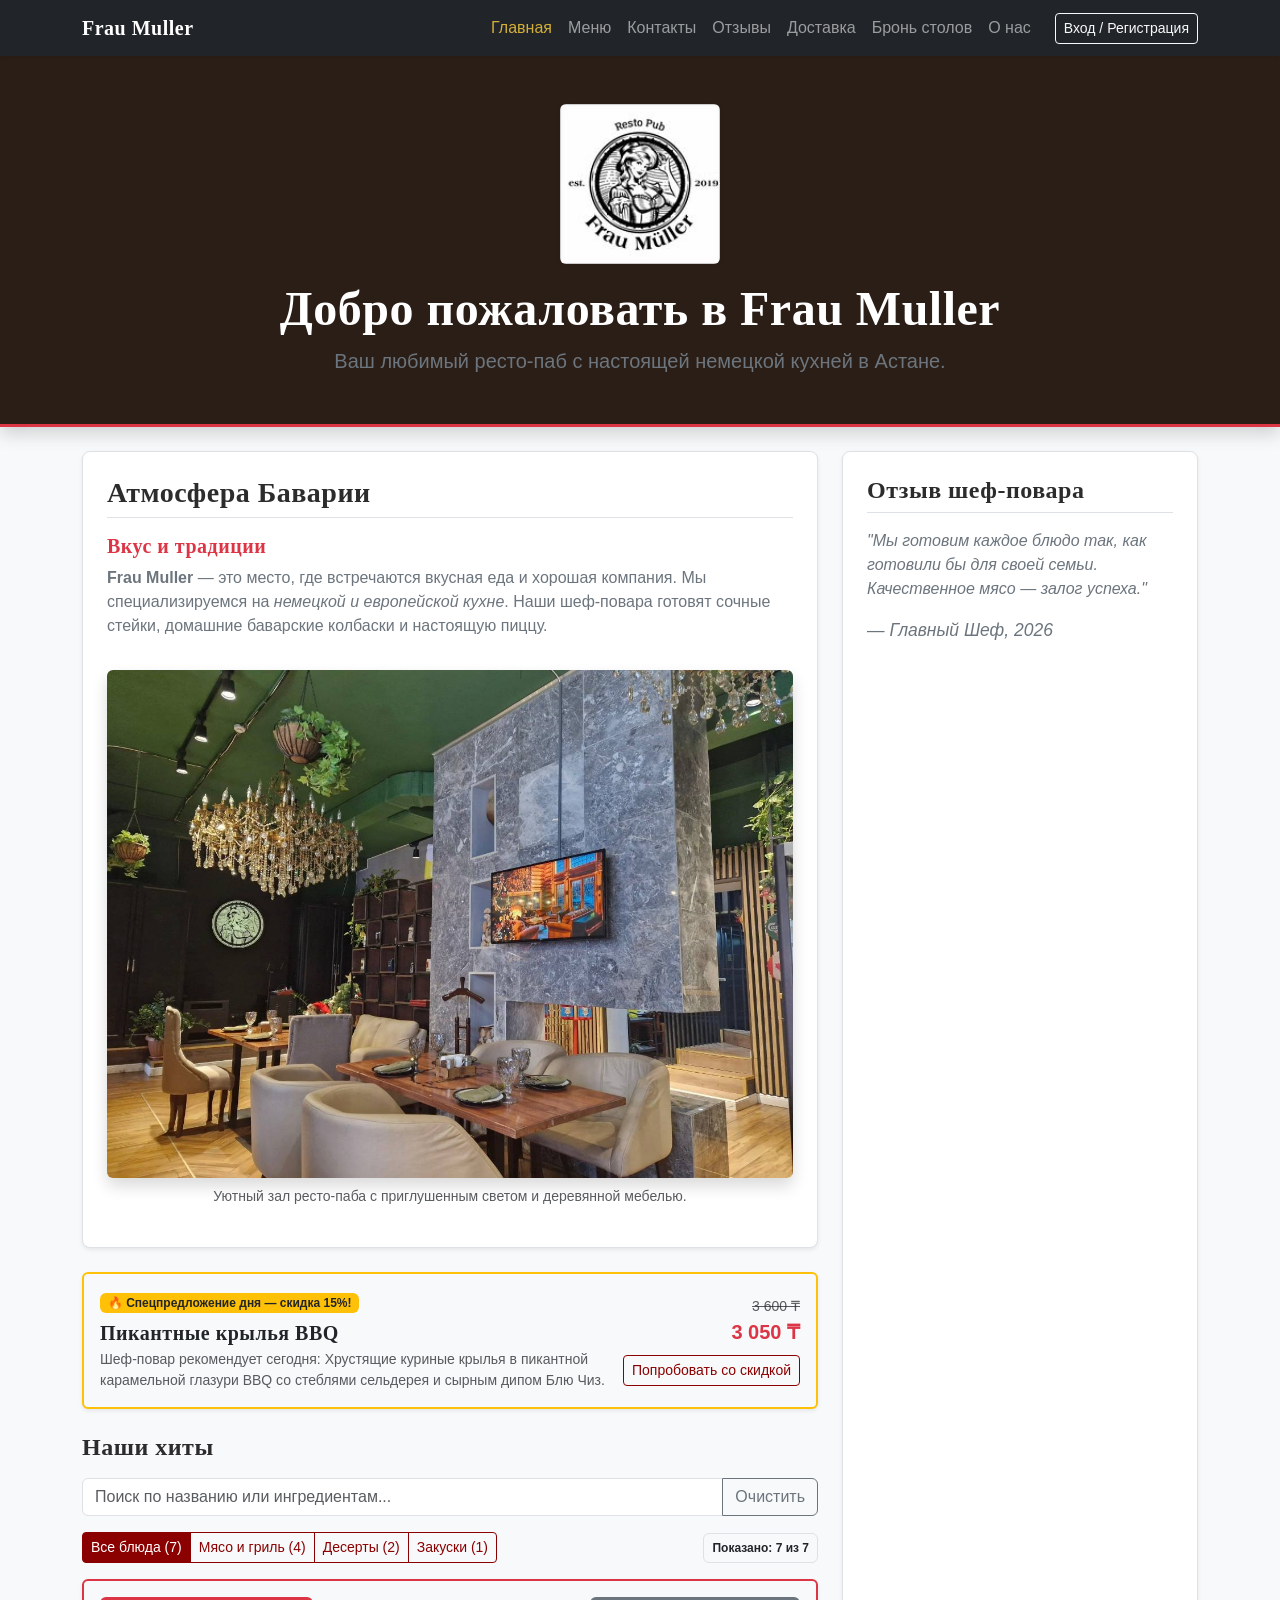
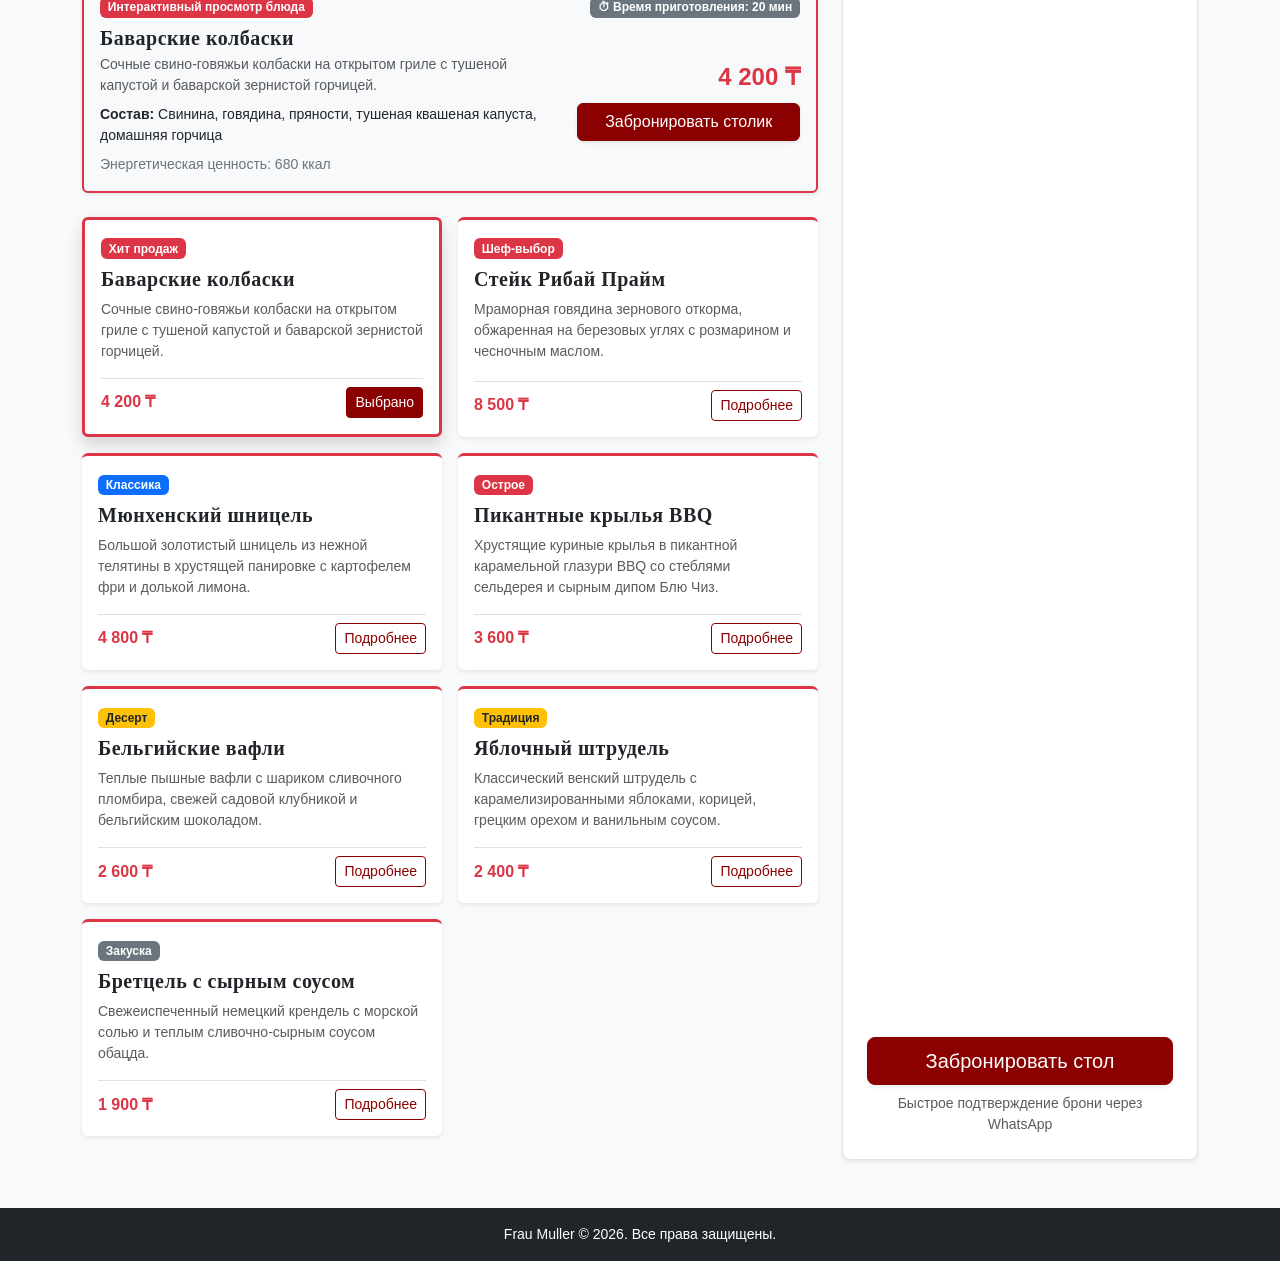
<file: index.html>
<!DOCTYPE html>
<html lang="ru">
<head>
    <!-- Bootstrap v5.3.3 -->
    <meta charset="UTF-8">
    <meta name="viewport" content="width=device-width, initial-scale=1.0">
    <meta name="description" content="Ресто-паб Frau Muller в Астане: баварская кухня, стейки, пицца и уютная атмосфера.">
    <meta name="author" content="Tileuke Mukhamedzhan">
    <title>Frau Muller | Главная страница</title>
    <!-- Подключение Bootstrap 5 CDN -->
    <link href="https://cdn.jsdelivr.net/npm/bootstrap@5.3.3/dist/css/bootstrap.min.css" rel="stylesheet">
    <!-- Собственные стили подключены после Bootstrap для переопределения цветов и шрифтов -->
    <link rel="stylesheet" href="css/base.css">
    <link rel="stylesheet" href="css/tileuke.css">
</head>
<body class="d-flex flex-column min-vh-100 bg-light">

    <!-- Адаптивная навигация Bootstrap с кнопкой-гамбургером и авторизацией -->
    <nav class="navbar navbar-expand-lg navbar-dark bg-dark shadow-sm">
        <div class="container">
            <a class="navbar-brand fw-bold" href="index.html">Frau Muller</a>
            <button class="navbar-toggler" type="button" data-bs-toggle="collapse" data-bs-target="#mainNav" aria-controls="mainNav" aria-expanded="false" aria-label="Переключить навигацию">
                <span class="navbar-toggler-icon"></span>
            </button>
            <div class="collapse navbar-collapse" id="mainNav">
                <ul class="navbar-nav ms-auto mb-2 mb-lg-0">
                    <li class="nav-item"><a class="nav-link active" href="index.html">Главная</a></li>
                    <li class="nav-item"><a class="nav-link" href="menu.html">Меню</a></li>
                    <li class="nav-item"><a class="nav-link" href="contacts.html">Контакты</a></li>
                    <li class="nav-item"><a class="nav-link" href="feedback.html">Отзывы</a></li>
                    <li class="nav-item"><a class="nav-link" href="order.html">Доставка</a></li>
                    <li class="nav-item"><a class="nav-link" href="reservation.html">Бронь столов</a></li>
                    <li class="nav-item"><a class="nav-link" href="about.html">О нас</a></li>
                </ul>

                <!-- Блок кнопок авторизации и профиля -->
                <div class="d-flex align-items-center gap-2 ms-lg-3 mt-3 mt-lg-0">
                    <!-- Кнопка вызова модального окна -->
                    <button type="button" class="btn btn-outline-light btn-sm" id="login-btn" data-bs-toggle="modal" data-bs-target="#loginModal">
                        Вход / Регистрация
                    </button>

                    <!-- Состояние залогиненного пользователя (скрыто для JS) -->
                    <div class="dropdown is-hidden" id="user-profile-menu">
                        <button class="btn btn-outline-light btn-sm dropdown-toggle" type="button" data-bs-toggle="dropdown">
                            Профиль
                        </button>
                        <ul class="dropdown-menu dropdown-menu-end shadow-sm">
                            <li><a class="dropdown-item" href="order.html">Мои заказы</a></li>
                            <li><hr class="dropdown-divider"></li>
                            <li><a class="dropdown-item text-danger" href="index.html" id="logout-btn">Выйти</a></li>
                        </ul>
                    </div>
                </div>
            </div>
        </div>
    </nav>

    <!-- container-fluid выбран для шапки, чтобы фоновый баннер заведения растягивался на всю ширину любого экрана -->
    <header class="container-fluid bg-dark text-white text-center py-5 mb-4 shadow border-bottom border-danger border-3">
        <div class="container">
            <img src="images/лого.jpg" alt="Логотип Frau Muller" class="img-fluid rounded mb-3 shadow-sm" width="160">
            <h1 class="display-5 fw-bold">Добро пожаловать в Frau Muller</h1>
            <p class="lead text-secondary mb-0">Ваш любимый ресто-паб с настоящей немецкой кухней в Астане.</p>
        </div>
    </header>

    <!-- container выбран для основного контента, чтобы ограничить ширину строк по сетке и центрировать контент -->
    <main class="container mb-5">
        <!-- Сетка Bootstrap: разделение на 2 основных блока на больших экранах (8 колонок и 4 колонки) -->
        <div class="row g-4">
            
            <div class="col-12 col-lg-8">
                <section class="p-4 bg-white rounded-3 shadow-sm mb-4 border">
                    <h2 class="h3 fw-bold mb-3 border-bottom pb-2">Атмосфера Баварии</h2>
                    <article class="hero-article">
                        <h3 class="h5 text-danger fw-semibold">Вкус и традиции</h3>
                        <p class="text-secondary">
                            <strong>Frau Muller</strong> — это место, где встречаются вкусная еда и хорошая компания. Мы специализируемся на <em>немецкой и европейской кухне</em>. Наши шеф-повара готовят сочные стейки, домашние баварские колбаски и настоящую пиццу.
                        </p>
                        <figure class="figure w-100 text-center my-3">
                            <img src="images/внутри.jpg" alt="Общий интерьер ресто-паба Frau Muller" class="img-fluid rounded shadow">
                            <figcaption class="figure-caption mt-2">Уютный зал ресто-паба с приглушенным светом и деревянной мебелью.</figcaption>
                        </figure>
                    </article>
                </section>

                <section class="mb-4">
                    <h2 class="h4 fw-bold mb-3">Наши хиты</h2>
                    
                    <!-- Демонстрация вложенности (Nesting): строка .row внутри колонки .col-lg-8 -->
                    <div class="row g-3">
                        <!-- Блок реагирует на ширину экрана: 1 колонка на мобилках, 2 колонки на планшетах/десктопе -->
                        <div class="col-12 col-md-6">
                            <!-- Bootstrap Component: Card (Карточка товара)
                                 Компонент взят из документации Bootstrap 5 и адаптирован:
                                 добавлен бейдж "Хит продаж", кастомная типографика и описание блюда. -->
                            <div class="card h-100 shadow-sm border-0 border-top border-danger border-3 bg-white">
                                <div class="card-body">
                                    <span class="badge bg-danger mb-2">Хит продаж</span>
                                    <h4 class="card-title h5 fw-bold">Баварские колбаски</h4>
                                    <p class="card-text text-muted small">Обязательно попробуйте <mark>Баварские колбаски</mark> с домашней горчицей и тушеной капустой.</p>
                                </div>
                            </div>
                        </div>

                        <div class="col-12 col-md-6">
                            <!-- Второй компонент Card -->
                            <div class="card h-100 shadow-sm border-0 border-top border-warning border-3 bg-white">
                                <div class="card-body">
                                    <span class="badge bg-warning text-dark mb-2">Десерт</span>
                                    <h4 class="card-title h5 fw-bold">Бельгийские вафли</h4>
                                    <p class="card-text text-muted small">Фирменные теплые вафли с шариком мороженого и шоколадным топингом.</p>
                                </div>
                            </div>
                        </div>
                    </div>
                </section>
            </div>

            <!-- Боковая колонка (4 колонки на десктопе, 12 на мобилке) -->
            <div class="col-12 col-lg-4">
                <aside class="p-4 bg-white rounded-3 shadow-sm h-100 d-flex flex-column justify-content-between border">
                    <div>
                        <h3 class="h4 fw-bold mb-3 border-bottom pb-2">Отзыв шеф-повара</h3>
                        <blockquote class="blockquote" cite="https://www.instagram.com/fraumullerkz/">
                            <p class="fst-italic text-secondary fs-6">
                                "Мы готовим каждое блюдо так, как готовили бы для своей семьи. Качественное мясо — залог успеха."
                            </p>
                            <footer class="blockquote-footer mt-2"><cite>Главный Шеф, 2026</cite></footer>
                        </blockquote>
                    </div>
                    
                    <div class="mt-4 text-center">
                        <a href="reservation.html" class="btn btn-danger btn-lg w-100 shadow-sm mb-2">Забронировать стол</a>
                        <!-- Утилита адаптивного отображения d-none d-md-block: текст скрыт на смартфонах, виден от планшета и выше -->
                        <p class="small text-muted d-none d-md-block mb-0">Быстрое подтверждение брони через WhatsApp</p>
                    </div>
                </aside>
            </div>

        </div>
    </main>

    <!-- Bootstrap Component: Modal (Модальное окно для Входа/Регистрации) -->
    <div class="modal fade" id="loginModal" tabindex="-1" aria-labelledby="loginModalLabel" aria-hidden="true">
        <div class="modal-dialog modal-dialog-centered">
            <div class="modal-content">
                <div class="modal-header bg-light">
                    <h5 class="modal-title fw-bold" id="loginModalLabel">Добро пожаловать</h5>
                    <button type="button" class="btn-close" data-bs-dismiss="modal" aria-label="Закрыть"></button>
                </div>
                <div class="modal-body">
                    <!-- Tabs для переключения Вход / Регистрация -->
                    <ul class="nav nav-tabs mb-3" id="authTabs" role="tablist">
                        <li class="nav-item" role="presentation">
                            <button class="nav-link active" data-bs-toggle="tab" data-bs-target="#loginPane" type="button" role="tab">Вход</button>
                        </li>
                        <li class="nav-item" role="presentation">
                            <button class="nav-link" data-bs-toggle="tab" data-bs-target="#registerPane" type="button" role="tab">Регистрация</button>
                        </li>
                    </ul>
                    <div class="tab-content" id="authTabsContent">
                        <!-- Форма Входа -->
                        <div class="tab-pane fade show active" id="loginPane" role="tabpanel">
                            <form>
                                <div class="mb-3">
                                    <label class="form-label">Email адрес</label>
                                    <input type="email" class="form-control" required>
                                </div>
                                <div class="mb-3">
                                    <label class="form-label">Пароль</label>
                                    <input type="password" class="form-control" required>
                                </div>
                                <button type="submit" class="btn btn-danger w-100">Войти</button>
                            </form>
                            <div id="login-message-container" class="mt-3"></div>
                        </div>
                        <!-- Форма Регистрации -->
                        <div class="tab-pane fade" id="registerPane" role="tabpanel">
                            <form>
                                <div class="mb-3">
                                    <label class="form-label">Ваше имя</label>
                                    <input type="text" class="form-control" required>
                                </div>
                                <div class="mb-3">
                                    <label class="form-label">Email адрес</label>
                                    <input type="email" class="form-control" required>
                                </div>
                                <div class="mb-3">
                                    <label class="form-label">Придумайте пароль</label>
                                    <input type="password" class="form-control" required>
                                </div>
                                <button type="submit" class="btn btn-success w-100">Создать аккаунт</button>
                            </form>
                            <div id="register-message-container" class="mt-3"></div>
                        </div>
                    </div>
                </div>
            </div>
        </div>
    </div>

    <footer class="bg-dark text-white text-center py-3 mt-auto">
        <p class="mb-0 small">Frau Muller &copy; 2026. Все права защищены.</p>
    </footer>

    <!-- Bootstrap JS Bundle (необходим для работы бургер-меню и адаптивных компонентов) -->
    <script src="https://cdn.jsdelivr.net/npm/bootstrap@5.3.3/dist/js/bootstrap.bundle.min.js"></script>
    <!-- jQuery 3.7.1 Official CDN (Assignment 6 Migration) -->
    <script src="https://code.jquery.com/jquery-3.7.1.min.js"></script>
    <!-- Assignment 6 jQuery Scripts (Tileuke Mukhamedzhan) -->
    <script defer src="js/main.js"></script>
    <script defer src="js/index.js"></script>
</body>
</html>
</file>
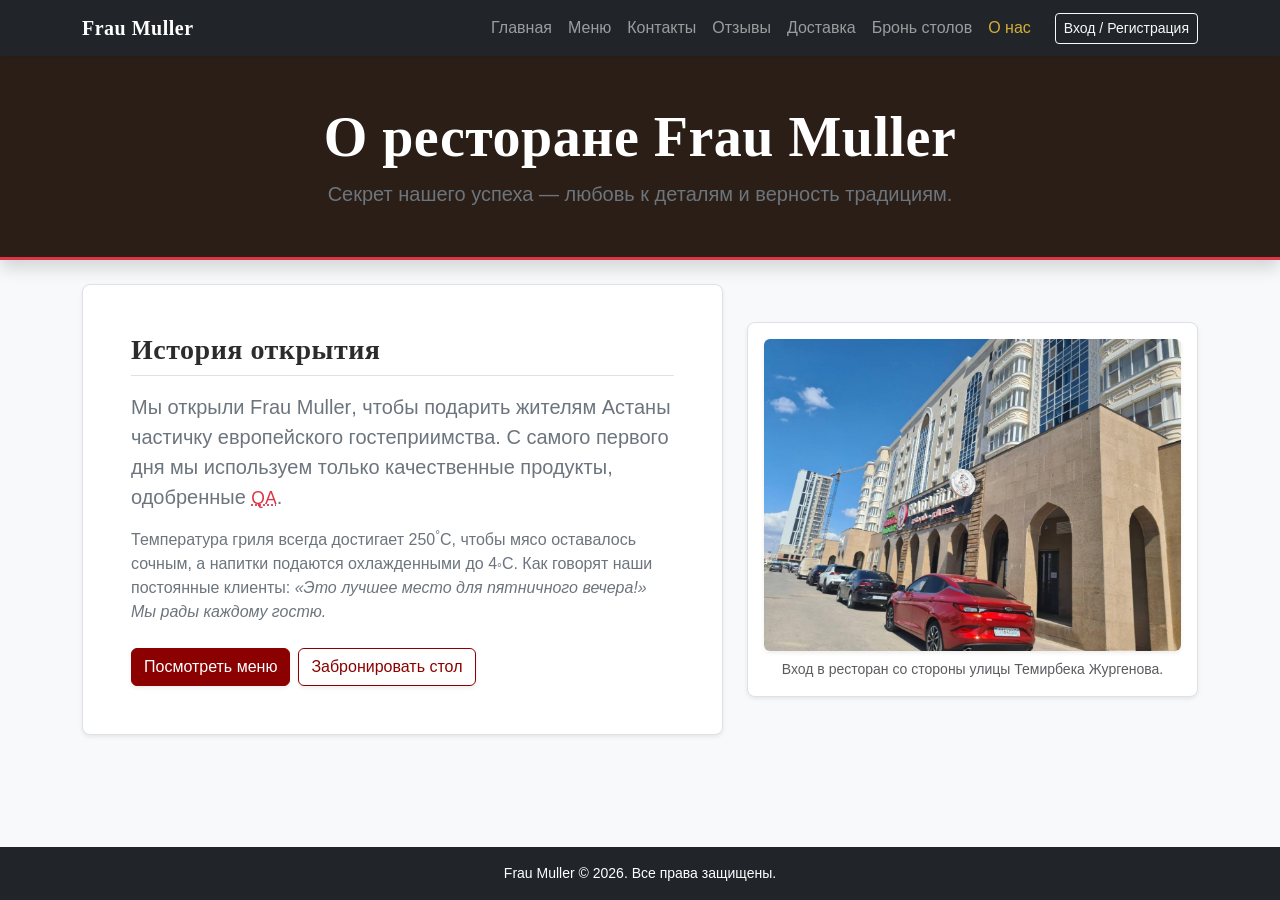
<file: about.html>
<!DOCTYPE html>
<html lang="ru">
<head>
    <!-- Bootstrap v5.3.3 -->
    <meta charset="UTF-8">
    <meta name="viewport" content="width=device-width, initial-scale=1.0">
    <meta name="description" content="История ресто-паба Frau Muller и наша концепция.">
    <meta name="author" content="Tileuke Mukhamedzhan">
    <title>Frau Muller | О нас</title>
    <!-- Подключение Bootstrap 5 CDN -->
    <link href="https://cdn.jsdelivr.net/npm/bootstrap@5.3.3/dist/css/bootstrap.min.css" rel="stylesheet">
    <!-- Собственные стили подключены после Bootstrap -->
    <link rel="stylesheet" href="css/base.css">
    <link rel="stylesheet" href="css/tileuke.css">
</head>
<body class="d-flex flex-column min-vh-100 bg-light">

    <!-- Адаптивная навигация с бургер-меню и кнопками авторизации -->
    <nav class="navbar navbar-expand-lg navbar-dark bg-dark shadow-sm">
        <div class="container">
            <a class="navbar-brand fw-bold" href="index.html">Frau Muller</a>
            <button class="navbar-toggler" type="button" data-bs-toggle="collapse" data-bs-target="#mainNav" aria-controls="mainNav" aria-expanded="false" aria-label="Переключить навигацию">
                <span class="navbar-toggler-icon"></span>
            </button>
            <div class="collapse navbar-collapse" id="mainNav">
                <ul class="navbar-nav ms-auto mb-2 mb-lg-0">
                    <li class="nav-item"><a class="nav-link" href="index.html">Главная</a></li>
                    <li class="nav-item"><a class="nav-link" href="menu.html">Меню</a></li>
                    <li class="nav-item"><a class="nav-link" href="contacts.html">Контакты</a></li>
                    <li class="nav-item"><a class="nav-link" href="feedback.html">Отзывы</a></li>
                    <li class="nav-item"><a class="nav-link" href="order.html">Доставка</a></li>
                    <li class="nav-item"><a class="nav-link" href="reservation.html">Бронь столов</a></li>
                    <li class="nav-item"><a class="nav-link active" href="about.html">О нас</a></li>
                </ul>

                <!-- Блок кнопок авторизации и профиля -->
                <div class="d-flex align-items-center gap-2 ms-lg-3 mt-3 mt-lg-0">
                    <!-- Кнопка вызова модального окна -->
                    <button type="button" class="btn btn-outline-light btn-sm" id="login-btn" data-bs-toggle="modal" data-bs-target="#loginModal">
                        Вход / Регистрация
                    </button>

                    <!-- Состояние залогиненного пользователя (скрыто для JS) -->
                    <div class="dropdown is-hidden" id="user-profile-menu">
                        <button class="btn btn-outline-light btn-sm dropdown-toggle" type="button" data-bs-toggle="dropdown">
                            Профиль
                        </button>
                        <ul class="dropdown-menu dropdown-menu-end shadow-sm">
                            <li><a class="dropdown-item" href="order.html">Мои заказы</a></li>
                            <li><hr class="dropdown-divider"></li>
                            <li><a class="dropdown-item text-danger" href="index.html" id="logout-btn">Выйти</a></li>
                        </ul>
                    </div>
                </div>
            </div>
        </div>
    </nav>
    <header class="container-fluid bg-dark text-white text-center py-5 mb-4 shadow border-bottom border-danger border-3">
        <div class="container">
            <h1 class="display-4 fw-bold text-white">О ресторане Frau Muller</h1>
            <p class="lead text-secondary mb-0">Секрет нашего успеха — любовь к деталям и верность традициям.</p>
        </div>
    </header>

    <!-- container выбран для центральной части, чтобы контент аккуратно располагался в фокусе внимания -->
    <main class="container mb-5">
        <!-- Сетка Bootstrap: текстовая колонка и колонка с фотографией фасада -->
        <div class="row g-4 align-items-center">
            
            <!-- Адаптивное выравнивание: text-center на телефонах, text-lg-start на экранах ноутбуков -->
            <div class="col-12 col-lg-7 text-center text-lg-start">
                <section id="history-section" class="p-4 p-md-5 bg-white rounded-3 shadow-sm border">
                    <h2 class="h3 fw-bold mb-3 border-bottom pb-2">История открытия</h2>
                    <p class="text-secondary lead">
                        Мы открыли <b>Frau Muller</b>, чтобы подарить жителям Астаны частичку европейского гостеприимства. С самого первого дня мы используем только качественные продукты, одобренные <abbr title="Quality Assurance" class="initialism text-danger">QA</abbr>. 
                    </p>
                    <p class="text-secondary">
                        Температура гриля всегда достигает 250<sup>&deg;</sup>C, чтобы мясо оставалось сочным, а напитки подаются охлажденными до 4<sub>&deg;</sub>C. Как говорят наши постоянные клиенты: <q class="fst-italic">Это лучшее место для пятничного вечера!</q> <i>Мы рады каждому гостю.</i>
                    </p>
                    <div class="mt-4 d-flex flex-wrap gap-2 justify-content-center justify-content-lg-start">
                        <a href="menu.html" class="btn btn-danger shadow-sm">Посмотреть меню</a>
                        <a href="reservation.html" class="btn btn-outline-danger shadow-sm">Забронировать стол</a>
                    </div>
                </section>
            </div>

            <!-- Колонка с изображением фасада (img-fluid защищает от горизонтального скролла на мобильных 375px) -->
            <div class="col-12 col-lg-5 text-center">
                <figure class="figure p-3 bg-white rounded-3 shadow-sm border mb-0">
                    <img src="images/снаружи.jpg" alt="Фасад ресторана Frau Muller на Жургенова" class="img-fluid rounded shadow-sm">
                    <figcaption class="figure-caption mt-2 text-muted small">Вход в ресторан со стороны улицы Темирбека Жургенова.</figcaption>
                </figure>
            </div>

        </div>
    </main>

    <!-- Bootstrap Component: Modal (Модальное окно для Входа/Регистрации) -->
    <div class="modal fade" id="loginModal" tabindex="-1" aria-labelledby="loginModalLabel" aria-hidden="true">
        <div class="modal-dialog modal-dialog-centered">
            <div class="modal-content">
                <div class="modal-header bg-light">
                    <h5 class="modal-title fw-bold" id="loginModalLabel">Добро пожаловать</h5>
                    <button type="button" class="btn-close" data-bs-dismiss="modal" aria-label="Закрыть"></button>
                </div>
                <div class="modal-body">
                    <!-- Tabs для переключения Вход / Регистрация -->
                    <ul class="nav nav-tabs mb-3" id="authTabs" role="tablist">
                        <li class="nav-item" role="presentation">
                            <button class="nav-link active" data-bs-toggle="tab" data-bs-target="#loginPane" type="button" role="tab">Вход</button>
                        </li>
                        <li class="nav-item" role="presentation">
                            <button class="nav-link" data-bs-toggle="tab" data-bs-target="#registerPane" type="button" role="tab">Регистрация</button>
                        </li>
                    </ul>
                    <div class="tab-content" id="authTabsContent">
                        <!-- Форма Входа -->
                        <div class="tab-pane fade show active" id="loginPane" role="tabpanel">
                            <form>
                                <div class="mb-3">
                                    <label class="form-label">Email адрес</label>
                                    <input type="email" class="form-control" required>
                                </div>
                                <div class="mb-3">
                                    <label class="form-label">Пароль</label>
                                    <input type="password" class="form-control" required>
                                </div>
                                <button type="submit" class="btn btn-danger w-100">Войти</button>
                            </form>
                            <div id="login-message-container" class="mt-3"></div>
                        </div>
                        <!-- Форма Регистрации -->
                        <div class="tab-pane fade" id="registerPane" role="tabpanel">
                            <form>
                                <div class="mb-3">
                                    <label class="form-label">Ваше имя</label>
                                    <input type="text" class="form-control" required>
                                </div>
                                <div class="mb-3">
                                    <label class="form-label">Email адрес</label>
                                    <input type="email" class="form-control" required>
                                </div>
                                <div class="mb-3">
                                    <label class="form-label">Придумайте пароль</label>
                                    <input type="password" class="form-control" required>
                                </div>
                                <button type="submit" class="btn btn-success w-100">Создать аккаунт</button>
                            </form>
                            <div id="register-message-container" class="mt-3"></div>
                        </div>
                    </div>
                </div>
            </div>
        </div>
    </div>

    <footer class="bg-dark text-white text-center py-3 mt-auto">
        <p class="mb-0 small">Frau Muller &copy; 2026. Все права защищены.</p>
    </footer>

    <!-- Bootstrap JS Bundle -->
    <script src="https://cdn.jsdelivr.net/npm/bootstrap@5.3.3/dist/js/bootstrap.bundle.min.js"></script>
    <!-- jQuery 3.7.1 Official CDN (Assignment 6 Migration) -->
    <script src="https://code.jquery.com/jquery-3.7.1.min.js"></script>
    <!-- Assignment 6 jQuery Scripts (Tileuke Mukhamedzhan) -->
    <script defer src="js/main.js"></script>
</body>
</html>
</file>
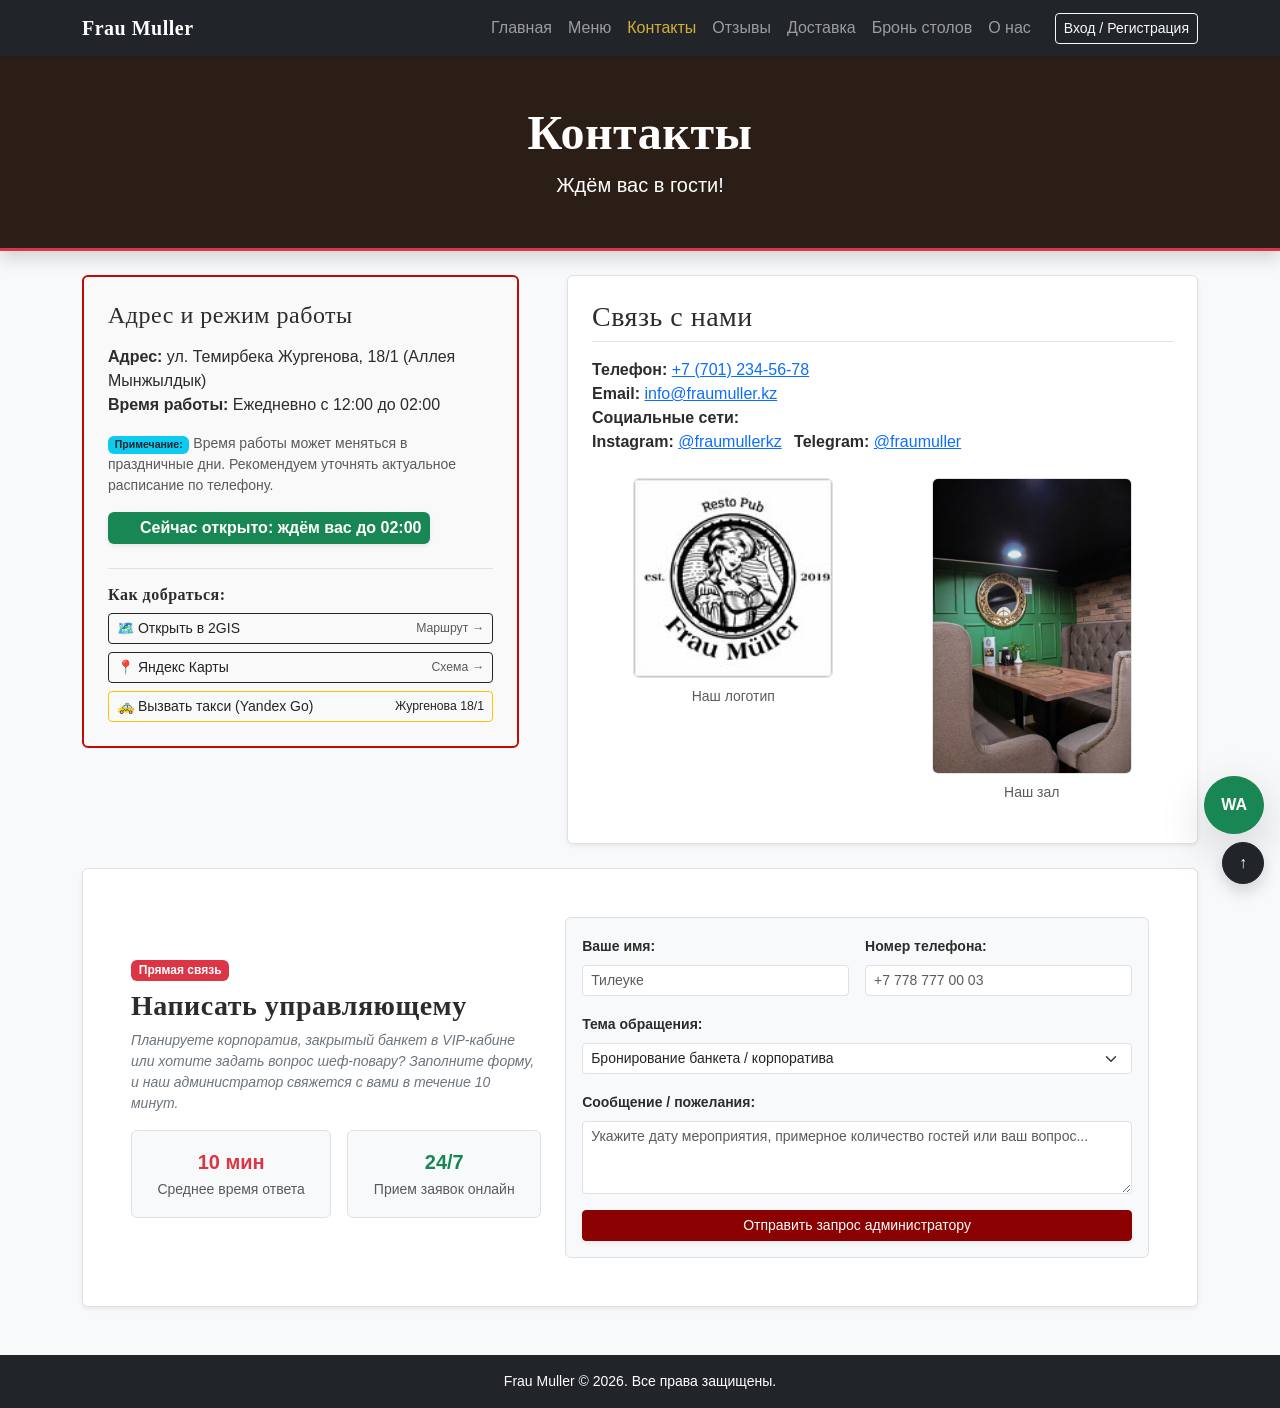
<file: contacts.html>
<!DOCTYPE html>
<html lang="ru">
<head>
    <meta charset="UTF-8">
    <meta name="viewport" content="width=device-width, initial-scale=1.0">
    <meta name="description" content="Контакты ресто-паба Frau Muller — адрес, телефон, режим работы.">
    <meta name="author" content="Alan Baiguzhinov">
    <title>Frau Muller | Контакты</title>
    <link href="https://cdn.jsdelivr.net/npm/bootstrap@5.3.3/dist/css/bootstrap.min.css" rel="stylesheet">
    <link rel="stylesheet" href="css/base.css">
    <link rel="stylesheet" href="css/alan.css">
</head>
<body class="d-flex flex-column min-vh-100 bg-light">

    <nav class="navbar navbar-expand-lg navbar-dark bg-dark shadow-sm">
        <div class="container">
            <a class="navbar-brand fw-bold" href="index.html">Frau Muller</a>
            <button class="navbar-toggler" type="button" data-bs-toggle="collapse" data-bs-target="#mainNav" aria-controls="mainNav" aria-expanded="false" aria-label="Переключить навигацию">
                <span class="navbar-toggler-icon"></span>
            </button>
            <div class="collapse navbar-collapse" id="mainNav">
                <ul class="navbar-nav ms-auto mb-2 mb-lg-0">
                    <li class="nav-item"><a class="nav-link" href="index.html">Главная</a></li>
                    <li class="nav-item"><a class="nav-link" href="menu.html">Меню</a></li>
                    <li class="nav-item"><a class="nav-link active" href="contacts.html">Контакты</a></li>
                    <li class="nav-item"><a class="nav-link" href="feedback.html">Отзывы</a></li>
                    <li class="nav-item"><a class="nav-link" href="order.html">Доставка</a></li>
                    <li class="nav-item"><a class="nav-link" href="reservation.html">Бронь столов</a></li>
                    <li class="nav-item"><a class="nav-link" href="about.html">О нас</a></li>
                </ul>
                <div class="d-flex align-items-center gap-2 ms-lg-3 mt-3 mt-lg-0">
                    <!-- Кнопка вызова модального окна -->
                    <button type="button" class="btn btn-outline-light btn-sm" id="login-btn" data-bs-toggle="modal" data-bs-target="#loginModal">
                        Вход / Регистрация
                    </button>

                    <!-- Состояние залогиненного пользователя (скрыто для JS) -->
                    <div class="dropdown is-hidden" id="user-profile-menu">
                        <button class="btn btn-outline-light btn-sm dropdown-toggle" type="button" data-bs-toggle="dropdown">
                            Профиль
                        </button>
                        <ul class="dropdown-menu dropdown-menu-end shadow-sm">
                            <li><a class="dropdown-item" href="order.html">Мои заказы</a></li>
                            <li><hr class="dropdown-divider"></li>
                            <li><a class="dropdown-item text-danger" href="index.html" id="logout-btn">Выйти</a></li>
                        </ul>
                    </div>
                </div>
            </div>
        </div>
    </nav>

    <!-- container-fluid: тёмный фон заголовка растягивается на всю ширину экрана -->
    <header class="container-fluid bg-dark text-white text-center py-5 mb-4 shadow border-bottom border-danger border-3">
        <div class="container">
            <h1 class="display-5 fw-bold">Контакты</h1>
            <p class="lead mb-0">Ждём вас в гости!</p>
        </div>
    </header>

    <main class="container mb-5">
        <div class="row g-5">

            <!-- Адрес и часы работы -->
            <div class="col-12 col-md-5">
                <section class="contact-card-custom p-4 rounded">
                    <h2 class="h4 mb-3">Адрес и режим работы</h2>
                    <!-- address — семантический тег для контактных данных организации -->
                    <address class="mb-0">
                        <strong>Адрес:</strong> ул. Темирбека Жургенова, 18/1 (Аллея Мынжылдык)<br>
                        <strong>Время работы:</strong> Ежедневно с 12:00 до 02:00
                    </address>
                    <p class="d-none d-md-block text-muted small mt-3">
                        <span class="badge bg-info text-dark">Примечание:</span> Время работы может меняться в праздничные дни. Рекомендуем уточнять актуальное расписание по телефону.
                    </p>

                    <!-- Индикатор текущего статуса работы заведения (JS) -->
                    <div class="mt-3" id="live-restaurant-status"></div>

                    <!-- Быстрые маршруты и навигация -->
                    <div class="mt-4 pt-3 border-top">
                        <h3 class="h6 fw-bold mb-2">Как добраться:</h3>
                        <div class="d-flex flex-column gap-2">
                            <a href="https://2gis.kz/astana/search/%D0%96%D1%83%D1%80%D0%B3%D0%B5%D0%BD%D0%BE%D0%B2%D0%B0%2018%2F1" target="_blank" rel="noopener noreferrer" class="btn btn-outline-dark btn-sm d-flex align-items-center justify-content-between">
                                <span>🗺️ Открыть в 2GIS</span>
                                <span class="small text-muted">Маршрут &rarr;</span>
                            </a>
                            <a href="https://yandex.kz/maps/?text=%D0%96%D1%83%D1%80%D0%B3%D0%B5%D0%BD%D0%BE%D0%B2%D0%B0%2018%2F1%20%D0%90%D1%81%D1%82%D0%B0%D0%BD%D0%B0" target="_blank" rel="noopener noreferrer" class="btn btn-outline-dark btn-sm d-flex align-items-center justify-content-between">
                                <span>📍 Яндекс Карты</span>
                                <span class="small text-muted">Схема &rarr;</span>
                            </a>
                            <a href="https://taxi.yandex.kz/" target="_blank" rel="noopener noreferrer" class="btn btn-outline-warning text-dark btn-sm d-flex align-items-center justify-content-between">
                                <span>🚕 Вызвать такси (Yandex Go)</span>
                                <span class="small">Жургенова 18/1</span>
                            </a>
                        </div>
                    </div>
                </section>
            </div>

            <!-- Контактная информация и фото -->
            <div class="col-12 col-md-7">
                <section class="p-4 bg-white shadow-sm rounded border">
                    <h2 class="h3 border-bottom pb-2 mb-3">Связь с нами</h2>
                    <ul class="list-unstyled mb-4">
                        <li><strong>Телефон:</strong> <a href="tel:+77012345678">+7 (701) 234-56-78</a></li>
                        <li><strong>Email:</strong> <a href="mailto:info@fraumuller.kz">info@fraumuller.kz</a></li>
                        <li><strong>Социальные сети:</strong>
                            <ul class="list-inline mb-0">
                                <li class="list-inline-item"><strong>Instagram:</strong> <a href="https://www.instagram.com/fraumullerkz" target="_blank" rel="noopener">@fraumullerkz</a></li>
                                <li class="list-inline-item"><strong>Telegram:</strong> <a href="https://t.me/fraumuller" target="_blank" rel="noopener">@fraumuller</a></li>
                            </ul>
                        </li>
                    </ul>
                    <div class="row g-3">
                        <div class="col-12 col-sm-6 text-center">
                            <figure class="figure">
                                <img src="images/лого.jpg" class="figure-img img-fluid rounded border" alt="Логотип Frau Muller" width="200">
                                <figcaption class="figure-caption text-center">Наш логотип</figcaption>
                            </figure>
                        </div>
                        <div class="col-12 col-sm-6 text-center">
                            <figure class="figure">
                                <img src="images/внутри 2.jpg" class="figure-img img-fluid rounded border" alt="Интерьер зала" width="200">
                                <figcaption class="figure-caption text-center">Наш зал</figcaption>
                            </figure>
                        </div>
                    </div>
                </section>
            </div>


            <!-- Интерактивная форма обратной связи и брони банкетов -->
            <div class="col-12 mt-4">
                <section class="p-4 p-md-5 bg-white shadow-sm rounded border">
                    <div class="row align-items-center">
                        <div class="col-12 col-lg-5 mb-4 mb-lg-0">
                            <span class="badge bg-danger mb-2">Прямая связь</span>
                            <h2 class="h3 fw-bold mb-2">Написать управляющему</h2>
                            <p class="text-secondary small mb-3">
                                Планируете корпоратив, закрытый банкет в VIP-кабине или хотите задать вопрос шеф-повару? Заполните форму, и наш администратор свяжется с вами в течение 10 минут.
                            </p>
                            <div class="d-flex align-items-center gap-3">
                                <div class="bg-light p-3 rounded text-center border flex-fill">
                                    <div class="fw-bold text-danger fs-5">10 мин</div>
                                    <small class="text-muted">Среднее время ответа</small>
                                </div>
                                <div class="bg-light p-3 rounded text-center border flex-fill">
                                    <div class="fw-bold text-success fs-5">24/7</div>
                                    <small class="text-muted">Прием заявок онлайн</small>
                                </div>
                            </div>
                        </div>

                        <div class="col-12 col-lg-7">
                            <form id="contacts-callback-form" class="p-3 bg-light rounded border">
                                <div class="row g-3">
                                    <div class="col-12 col-md-6">
                                        <label for="cb-name" class="form-label fw-semibold small">Ваше имя:</label>
                                        <input type="text" id="cb-name" class="form-control form-control-sm" placeholder="Тилеуке" required>
                                    </div>
                                    <div class="col-12 col-md-6">
                                        <label for="cb-phone" class="form-label fw-semibold small">Номер телефона:</label>
                                        <input type="tel" id="cb-phone" class="form-control form-control-sm" placeholder="+7 778 777 00 03" required>
                                    </div>
                                    <div class="col-12">
                                        <label for="cb-topic" class="form-label fw-semibold small">Тема обращения:</label>
                                        <select id="cb-topic" class="form-select form-select-sm">
                                            <option value="banquet">Бронирование банкета / корпоратива</option>
                                            <option value="menu">Вопрос шеф-повару по аллергенам и меню</option>
                                            <option value="cooperation">Предложение о сотрудничестве</option>
                                            <option value="feedback">Отзыв или пожелание по сервису</option>
                                        </select>
                                    </div>
                                    <div class="col-12">
                                        <label for="cb-message" class="form-label fw-semibold small">Сообщение / пожелания:</label>
                                        <textarea id="cb-message" class="form-control form-control-sm" rows="3" placeholder="Укажите дату мероприятия, примерное количество гостей или ваш вопрос..."></textarea>
                                    </div>
                                    <div class="col-12">
                                        <button type="submit" class="btn btn-danger btn-sm w-100 shadow-sm">Отправить запрос администратору</button>
                                    </div>
                                </div>
                                <div id="callback-message-container"></div>
                            </form>
                        </div>
                    </div>
                </section>
            </div>

        </div>
    </main>

    <!-- Модальное окно -->
    <div class="modal fade" id="loginModal" tabindex="-1" aria-labelledby="loginModalLabel" aria-hidden="true">
        <div class="modal-dialog modal-dialog-centered">
            <div class="modal-content">
                <div class="modal-header bg-light">
                    <h5 class="modal-title fw-bold" id="loginModalLabel">Добро пожаловать</h5>
                    <button type="button" class="btn-close" data-bs-dismiss="modal" aria-label="Закрыть"></button>
                </div>
                <div class="modal-body">
                    <ul class="nav nav-tabs mb-3" id="authTabs" role="tablist">
                        <li class="nav-item" role="presentation">
                            <button class="nav-link active" data-bs-toggle="tab" data-bs-target="#loginPane" type="button" role="tab">Вход</button>
                        </li>
                        <li class="nav-item" role="presentation">
                            <button class="nav-link" data-bs-toggle="tab" data-bs-target="#registerPane" type="button" role="tab">Регистрация</button>
                        </li>
                    </ul>
                    <div class="tab-content" id="authTabsContent">
                        
                        <!-- Вкладка Входа -->
                        <div class="tab-pane fade show active" id="loginPane" role="tabpanel">
                            <!-- Добавлен ID и action -->
                            <form id="login-form" action="javascript:void(0);">
                                <div class="mb-3">
                                    <label class="form-label" for="login-email">Email адрес</label>
                                    <input type="email" class="form-control" id="login-email" required>
                                </div>
                                <div class="mb-3">
                                    <label class="form-label" for="login-password">Пароль</label>
                                    <input type="password" class="form-control" id="login-password" required>
                                </div>
                                <button type="submit" class="btn btn-danger w-100" id="login-submit-btn">Войти</button>
                            </form>
                            <!-- Подготовленный пустой контейнер для сообщений JS -->
                            <div id="login-message-container" class="mt-3 text-center"></div>
                        </div>
                        
                        <!-- Вкладка Регистрации -->
                        <div class="tab-pane fade" id="registerPane" role="tabpanel">
                            <!-- Добавлен ID и action -->
                            <form id="register-form" action="javascript:void(0);">
                                <div class="mb-3">
                                    <label class="form-label" for="register-name">Ваше имя</label>
                                    <input type="text" class="form-control" id="register-name" required>
                                </div>
                                <div class="mb-3">
                                    <label class="form-label" for="register-email">Email адрес</label>
                                    <input type="email" class="form-control" id="register-email" required>
                                </div>
                                <div class="mb-3">
                                    <label class="form-label" for="register-password">Придумайте пароль</label>
                                    <input type="password" class="form-control" id="register-password" required>
                                </div>
                                <button type="submit" class="btn btn-success w-100" id="register-submit-btn">Создать аккаунт</button>
                            </form>
                            <!-- Подготовленный пустой контейнер для сообщений JS -->
                            <div id="register-message-container" class="mt-3 text-center"></div>
                        </div>
                        
                    </div>
                </div>
            </div>
        </div>
    </div>

    <footer class="bg-dark text-white text-center py-3 mt-auto">
        <p class="mb-0 small">Frau Muller &copy; 2026. Все права защищены.</p>
    </footer>

    <script src="https://cdn.jsdelivr.net/npm/bootstrap@5.3.3/dist/js/bootstrap.bundle.min.js"></script>
    <!-- jQuery 3.7.1 Official CDN (Assignment 6 Migration) -->
    <script src="https://code.jquery.com/jquery-3.7.1.min.js"></script>
    <!-- Assignment 6 jQuery Scripts (Alan Baiguzhinov) -->
    <script defer src="js/main.js"></script>
    <script defer src="js/contacts.js"></script>
</body>
</html>
</file>
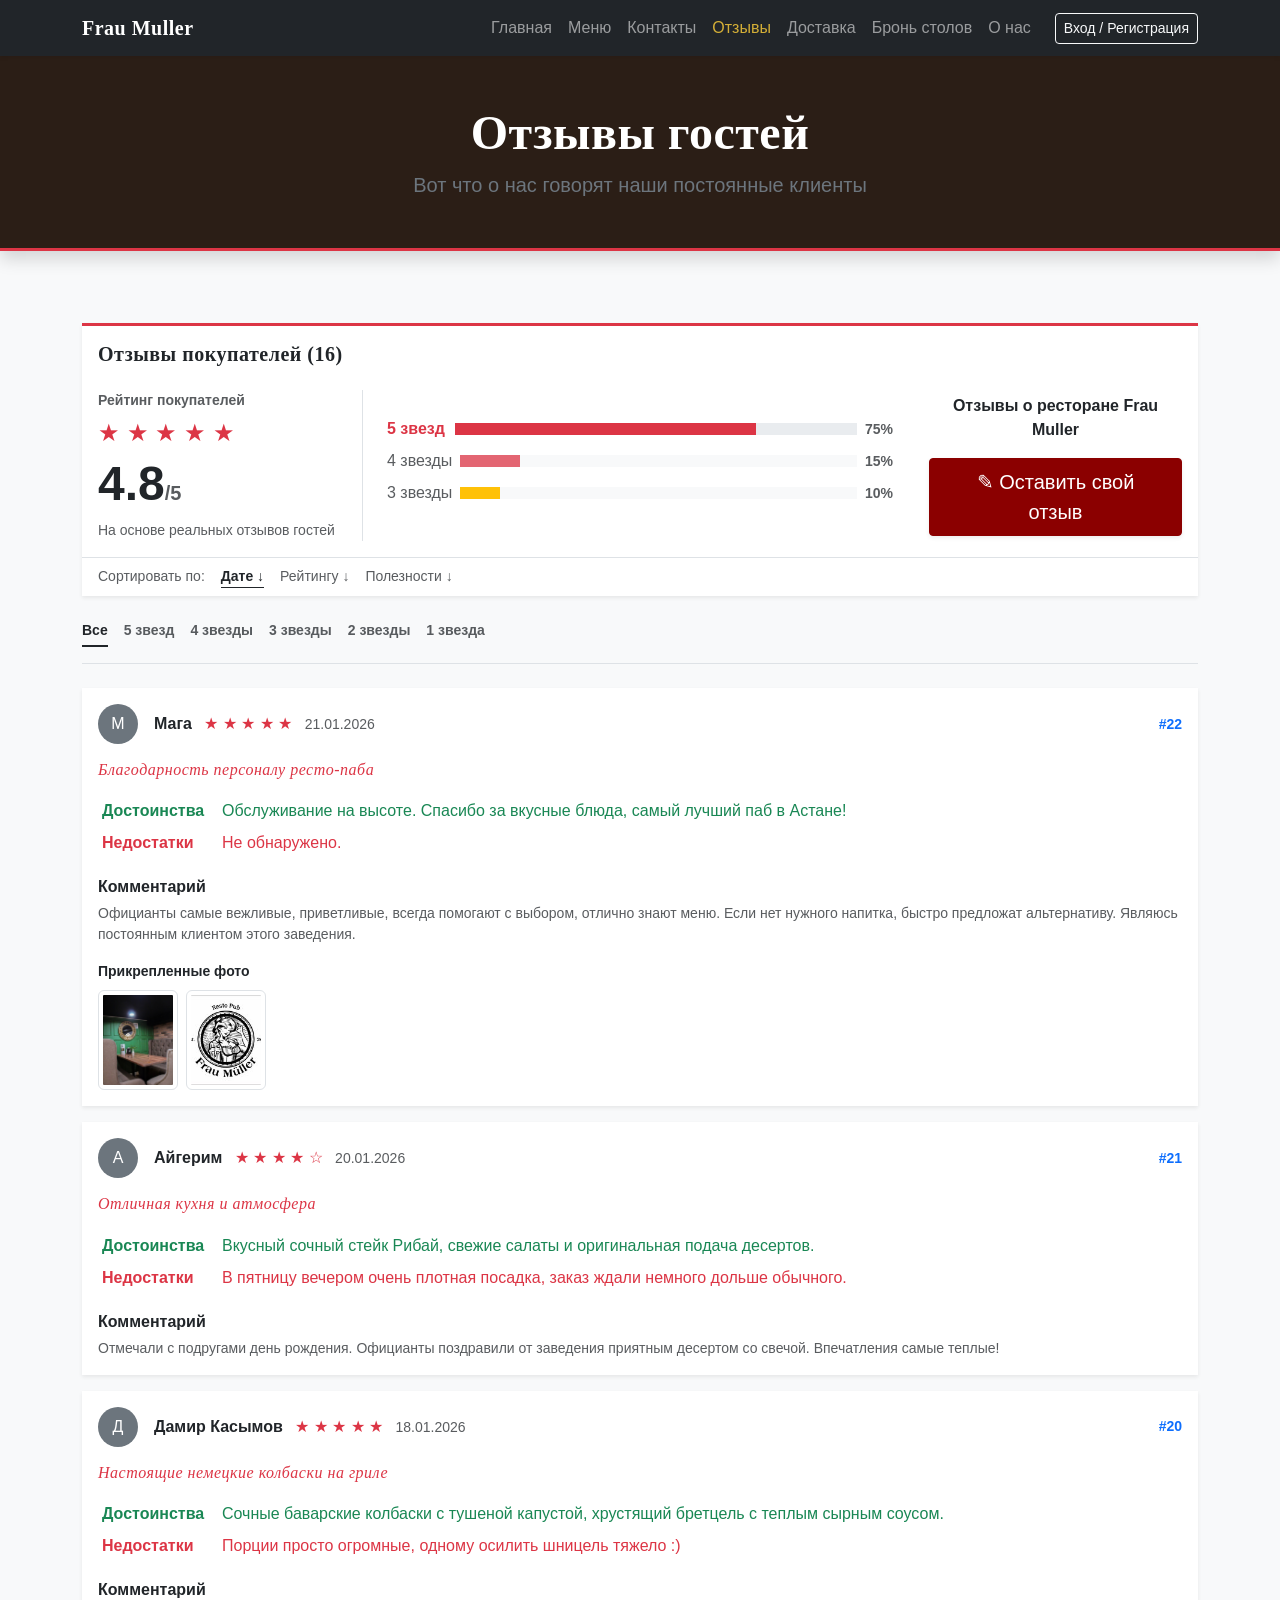
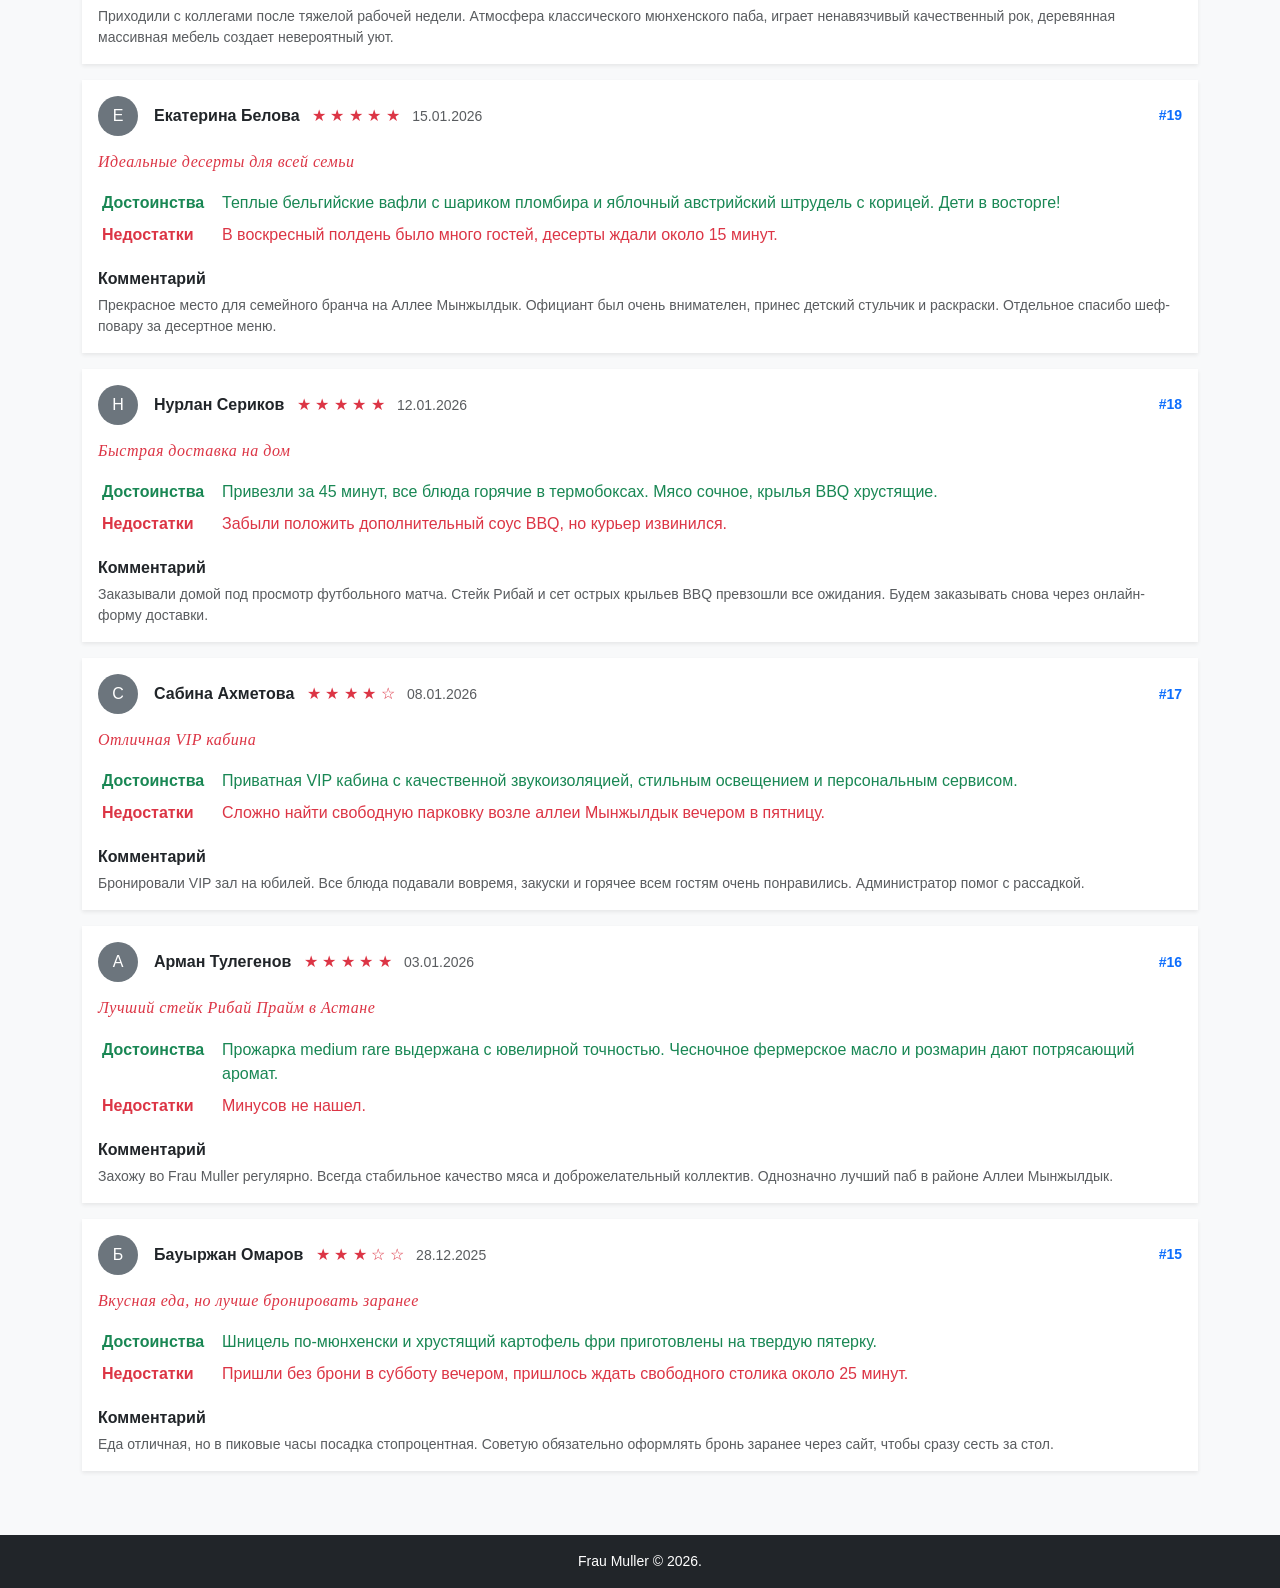
<file: feedback.html>
<!DOCTYPE html>
<html lang="ru">
<head>
    <meta charset="UTF-8">
    <meta name="viewport" content="width=device-width, initial-scale=1.0">
    <meta name="description" content="Оставьте отзыв о ресторане Frau Muller.">
    <meta name="author" content="Alan Baiguzhinov">
    <title>Frau Muller | Отзывы</title>
    <link href="https://cdn.jsdelivr.net/npm/bootstrap@5.3.3/dist/css/bootstrap.min.css" rel="stylesheet">
    <link rel="stylesheet" href="css/base.css">
    <link rel="stylesheet" href="css/alan.css">
</head>
<body class="d-flex flex-column min-vh-100 bg-light">
    <nav class="navbar navbar-expand-lg navbar-dark bg-dark shadow-sm">
        <div class="container">
            <a class="navbar-brand" href="index.html">Frau Muller</a>
            <button class="navbar-toggler" type="button" data-bs-toggle="collapse" data-bs-target="#mainNav">
                <span class="navbar-toggler-icon"></span>
            </button>
            <div class="collapse navbar-collapse" id="mainNav">
                <ul class="navbar-nav ms-auto mb-2 mb-lg-0">
                    <li class="nav-item"><a class="nav-link" href="index.html">Главная</a></li>
                    <li class="nav-item"><a class="nav-link" href="menu.html">Меню</a></li>
                    <li class="nav-item"><a class="nav-link" href="contacts.html">Контакты</a></li>
                    <li class="nav-item"><a class="nav-link active" href="feedback.html">Отзывы</a></li>
                    <li class="nav-item"><a class="nav-link" href="order.html">Доставка</a></li>
                    <li class="nav-item"><a class="nav-link" href="reservation.html">Бронь столов</a></li>
                    <li class="nav-item"><a class="nav-link" href="about.html">О нас</a></li>
                </ul>
                
                <div class="d-flex align-items-center gap-2 ms-lg-3 mt-3 mt-lg-0">
                    <button type="button" class="btn btn-outline-light btn-sm" id="login-btn" data-bs-toggle="modal" data-bs-target="#loginModal">
                        Вход / Регистрация
                    </button>
                    <div class="dropdown is-hidden" id="user-profile-menu">
                        <button class="btn btn-outline-light btn-sm dropdown-toggle" type="button" data-bs-toggle="dropdown">
                            Профиль
                        </button>
                        <ul class="dropdown-menu dropdown-menu-end shadow-sm">
                            <li><a class="dropdown-item" href="order.html">Мои заказы</a></li>
                            <li><hr class="dropdown-divider"></li>
                            <li><a class="dropdown-item text-danger" href="index.html" id="logout-btn">Выйти</a></li>
                        </ul>
                    </div>
                </div>
            </div>
        </div>
    </nav>
    <header class="container-fluid bg-dark text-white text-center py-5 mb-4 shadow border-bottom border-danger border-3">
        <div class="container">
            <h1 class="display-5 fw-bold">Отзывы гостей</h1>
            <p class="lead text-secondary mb-0">Вот что о нас говорят наши постоянные клиенты</p>
        </div>
    </header>
    <main class="container my-5">
        <!-- Блок статистики отзывов -->
        <div class="card mb-4 border-0 shadow-sm rounded-0 border-top border-danger border-3">
            <div class="card-header bg-white pb-0 border-0 pt-3">
                <h2 class="h5 fw-bold">Отзывы покупателей (16)</h2>
            </div>
            <div class="card-body">
                <div class="row align-items-center">
                    <!-- Левая часть: Рейтинг -->
                    <div class="col-md-3 text-center text-md-start mb-3 mb-md-0 border-end">
                        <p class="mb-1 fw-bold text-muted small">Рейтинг покупателей</p>
                        <div class="text-danger fs-4 mb-1">
                            ★ ★ ★ ★ ★
                        </div>
                        <div class="display-5 fw-bold text-dark">4.8<span class="fs-5 text-muted">/5</span></div>
                        <p class="small text-muted mb-0 mt-2">На основе реальных отзывов гостей</p>
                    </div>
                    <!-- Центральная часть: Прогресс-бары -->
                    <div class="col-md-6 px-4">
                        <div class="d-flex align-items-center mb-2">
                            <span class="text-danger me-2 fw-bold" style="min-width: 60px;">5 звезд</span>
                            <div class="progress flex-grow-1 rounded-0" style="height: 12px;">
                                <div class="progress-bar bg-danger" role="progressbar" style="width: 75%" aria-valuenow="75" aria-valuemin="0" aria-valuemax="100"></div>
                            </div>
                            <span class="ms-2 small fw-bold text-muted">75%</span>
                        </div>
                        <div class="d-flex align-items-center mb-2 text-muted">
                            <span class="me-2" style="min-width: 60px;">4 звезды</span>
                            <div class="progress flex-grow-1 rounded-0 bg-light" style="height: 12px;">
                                <div class="progress-bar bg-danger opacity-75" role="progressbar" style="width: 15%" aria-valuenow="15" aria-valuemin="0" aria-valuemax="100"></div>
                            </div>
                            <span class="ms-2 small fw-bold text-muted">15%</span>
                        </div>
                        <div class="d-flex align-items-center mb-2 text-muted">
                            <span class="me-2" style="min-width: 60px;">3 звезды</span>
                            <div class="progress flex-grow-1 rounded-0 bg-light" style="height: 12px;">
                                <div class="progress-bar bg-warning" role="progressbar" style="width: 10%" aria-valuenow="10" aria-valuemin="0" aria-valuemax="100"></div>
                            </div>
                            <span class="ms-2 small fw-bold text-muted">10%</span>
                        </div>
                    </div>
                    <!-- Правая часть: Кнопка оставить отзыв -->
                    <div class="col-md-3 text-center">
                        <p class="fw-bold mb-3">Отзывы о ресторане Frau Muller</p>
                        <button class="btn btn-danger btn-lg rounded-1 shadow-sm px-4" data-bs-toggle="collapse" data-bs-target="#reviewFormCollapse">
                            ✎ Оставить свой отзыв
                        </button>
                    </div>
                </div>
            </div>
            <div class="card-footer bg-white border-top py-2">
                <!-- ИСПРАВЛЕНО: Добавлены ID, классы и атрибуты data-sort для JS -->
                <div class="d-flex small text-muted">
                    <span class="me-3">Сортировать по:</span>
                    <span class="text-dark fw-bold me-3 border-bottom border-dark sort-btn" id="sort-date" data-sort="date" style="cursor: pointer;">Дате ↓</span>
                    <span class="text-muted me-3 sort-btn" id="sort-rating" data-sort="rating" style="cursor: pointer;">Рейтингу ↓</span>
                    <span class="text-muted sort-btn" id="sort-usefulness" data-sort="usefulness" style="cursor: pointer;">Полезности ↓</span>
                </div>
            </div>
        </div>
        
        <!-- Скрытая форма для написания отзыва -->
        <div class="collapse mb-4" id="reviewFormCollapse">
            <div class="card card-body shadow-sm border-danger">
                <h3 class="h5 border-bottom pb-2 mb-3">Написать отзыв</h3>
                <form action="#" method="post" id="feedback-form">
                    <div class="row">
                        <!-- ИСПРАВЛЕНО: Добавлены ID и связи for-id для label и input -->
                        <div class="col-md-6 mb-3">
                            <label for="feedback-rating" class="form-label fw-bold">Оценка (1-5):</label>
                            <input type="number" id="feedback-rating" class="form-control" min="1" max="5" required>
                        </div>
                    </div>
                    <div class="mb-3">
                        <label for="feedback-pros" class="form-label fw-bold text-success">Достоинства:</label>
                        <input type="text" id="feedback-pros" class="form-control">
                    </div>
                    <div class="mb-3">
                        <label for="feedback-cons" class="form-label fw-bold text-danger">Недостатки:</label>
                        <input type="text" id="feedback-cons" class="form-control">
                    </div>
                    <div class="mb-3">
                        <label for="feedback-comment" class="form-label fw-bold">Комментарий:</label>
                        <textarea id="feedback-comment" class="form-control" rows="3" required></textarea>
                    </div>
                    <!-- ИСПРАВЛЕНО: Добавлены ID кнопкам -->
                    <button type="submit" id="feedback-submit-btn" class="btn btn-primary">Отправить отзыв</button>
                    <button type="button" id="feedback-cancel-btn" class="btn btn-outline-secondary" data-bs-toggle="collapse" data-bs-target="#reviewFormCollapse">Отмена</button>
                </form>
                <div id="feedback-message-container" class="mt-3"></div>
            </div>
        </div>

        <!-- Фильтры по звездам (подготовлено для JS) -->
        <div class="d-flex gap-3 mb-4 small fw-bold text-muted border-bottom pb-3" id="star-filters">
            <span class="filter-btn active-filter text-dark border-bottom border-2 border-dark pb-1" data-filter="all">Все</span>
            <span class="filter-btn" data-filter="5">5 звезд</span>
            <span class="filter-btn" data-filter="4">4 звезды</span>
            <span class="filter-btn" data-filter="3">3 звезды</span>
            <span class="filter-btn" data-filter="2">2 звезды</span>
            <span class="filter-btn" data-filter="1">1 звезда</span>
        </div>
        
        <!-- Контейнер для отзывов -->
        <!-- Контейнер для отзывов -->
        <div id="reviews-container">
            <!-- Отзыв #22: Мага -->
            <div class="card border-0 shadow-sm rounded-0 mb-3 review-card" data-rating="5" data-date="2026-01-21" data-usefulness="25">
                <div class="card-body">
                    <div class="d-flex justify-content-between align-items-center mb-3">
                        <div class="d-flex align-items-center">
                            <div class="bg-secondary rounded-circle d-flex justify-content-center align-items-center text-white me-3" style="width: 40px; height: 40px;">М</div>
                            <div>
                                <span class="fw-bold me-2">Мага</span>
                                <span class="text-danger me-2">★ ★ ★ ★ ★</span>
                                <span class="text-muted small"> 21.01.2026</span>
                            </div>
                        </div>
                        <span class="text-primary small fw-bold">#22</span>
                    </div>
                    
                    <h4 class="h6 text-danger fst-italic mb-3">Благодарность персоналу ресто-паба</h4>
                    <table class="table table-borderless table-sm mb-3">
                        <tbody>
                            <tr>
                                <td class="fw-bold text-success" style="width: 120px;">Достоинства</td>
                                <td class="text-success">Обслуживание на высоте. Спасибо за вкусные блюда, самый лучший паб в Астане!</td>
                            </tr>
                            <tr>
                                <td class="fw-bold text-danger">Недостатки</td>
                                <td class="text-danger">Не обнаружено.</td>
                            </tr>
                        </tbody>
                    </table>
                    
                    <p class="fw-bold mb-1">Комментарий</p>
                    <p class="text-muted small mb-3">Официанты самые вежливые, приветливые, всегда помогают с выбором, отлично знают меню. Если нет нужного напитка, быстро предложат альтернативу. Являюсь постоянным клиентом этого заведения.</p>
                    
                    <div>
                        <p class="fw-bold small mb-2">Прикрепленные фото</p>
                        <div class="d-flex gap-2">
                            <img src="images/внутри 2.jpg" alt="Интерьер ресто-паба Frau Muller" class="img-thumbnail" style="width: 80px; height: 100px; object-fit: cover;">
                            <img src="images/лого.jpg" alt="Логотип Frau Muller" class="img-thumbnail" style="width: 80px; height: 100px; object-fit: cover;">
                        </div>
                    </div>
                </div>
            </div>
            
            <!-- Отзыв #21: Айгерим -->
            <div class="card border-0 shadow-sm rounded-0 mb-3 review-card" data-rating="4" data-date="2026-01-20" data-usefulness="19">
                <div class="card-body">
                    <div class="d-flex justify-content-between align-items-center mb-3">
                        <div class="d-flex align-items-center">
                            <div class="bg-secondary rounded-circle d-flex justify-content-center align-items-center text-white me-3" style="width: 40px; height: 40px;">А</div>
                            <div>
                                <span class="fw-bold me-2">Айгерим</span>
                                <span class="text-danger me-2">★ ★ ★ ★ ☆</span>
                                <span class="text-muted small"> 20.01.2026</span>
                            </div>
                        </div>
                        <span class="text-primary small fw-bold">#21</span>
                    </div>
                    <h4 class="h6 text-danger fst-italic mb-3">Отличная кухня и атмосфера</h4>
                    <table class="table table-borderless table-sm mb-3">
                        <tbody>
                            <tr>
                                <td class="fw-bold text-success" style="width: 120px;">Достоинства</td>
                                <td class="text-success">Вкусный сочный стейк Рибай, свежие салаты и оригинальная подача десертов.</td>
                            </tr>
                            <tr>
                                <td class="fw-bold text-danger">Недостатки</td>
                                <td class="text-danger">В пятницу вечером очень плотная посадка, заказ ждали немного дольше обычного.</td>
                            </tr>
                        </tbody>
                    </table>
                    <p class="fw-bold mb-1">Комментарий</p>
                    <p class="text-muted small mb-0">Отмечали с подругами день рождения. Официанты поздравили от заведения приятным десертом со свечой. Впечатления самые теплые!</p>
                </div>
            </div>

            <!-- Отзыв #20: Дамир -->
            <div class="card border-0 shadow-sm rounded-0 mb-3 review-card" data-rating="5" data-date="2026-01-18" data-usefulness="22">
                <div class="card-body">
                    <div class="d-flex justify-content-between align-items-center mb-3">
                        <div class="d-flex align-items-center">
                            <div class="bg-secondary rounded-circle d-flex justify-content-center align-items-center text-white me-3" style="width: 40px; height: 40px;">Д</div>
                            <div>
                                <span class="fw-bold me-2">Дамир Касымов</span>
                                <span class="text-danger me-2">★ ★ ★ ★ ★</span>
                                <span class="text-muted small"> 18.01.2026</span>
                            </div>
                        </div>
                        <span class="text-primary small fw-bold">#20</span>
                    </div>
                    <h4 class="h6 text-danger fst-italic mb-3">Настоящие немецкие колбаски на гриле</h4>
                    <table class="table table-borderless table-sm mb-3">
                        <tbody>
                            <tr>
                                <td class="fw-bold text-success" style="width: 120px;">Достоинства</td>
                                <td class="text-success">Сочные баварские колбаски с тушеной капустой, хрустящий бретцель с теплым сырным соусом.</td>
                            </tr>
                            <tr>
                                <td class="fw-bold text-danger">Недостатки</td>
                                <td class="text-danger">Порции просто огромные, одному осилить шницель тяжело :)</td>
                            </tr>
                        </tbody>
                    </table>
                    <p class="fw-bold mb-1">Комментарий</p>
                    <p class="text-muted small mb-0">Приходили с коллегами после тяжелой рабочей недели. Атмосфера классического мюнхенского паба, играет ненавязчивый качественный рок, деревянная массивная мебель создает невероятный уют.</p>
                </div>
            </div>

            <!-- Отзыв #19: Екатерина -->
            <div class="card border-0 shadow-sm rounded-0 mb-3 review-card" data-rating="5" data-date="2026-01-15" data-usefulness="17">
                <div class="card-body">
                    <div class="d-flex justify-content-between align-items-center mb-3">
                        <div class="d-flex align-items-center">
                            <div class="bg-secondary rounded-circle d-flex justify-content-center align-items-center text-white me-3" style="width: 40px; height: 40px;">Е</div>
                            <div>
                                <span class="fw-bold me-2">Екатерина Белова</span>
                                <span class="text-danger me-2">★ ★ ★ ★ ★</span>
                                <span class="text-muted small"> 15.01.2026</span>
                            </div>
                        </div>
                        <span class="text-primary small fw-bold">#19</span>
                    </div>
                    <h4 class="h6 text-danger fst-italic mb-3">Идеальные десерты для всей семьи</h4>
                    <table class="table table-borderless table-sm mb-3">
                        <tbody>
                            <tr>
                                <td class="fw-bold text-success" style="width: 120px;">Достоинства</td>
                                <td class="text-success">Теплые бельгийские вафли с шариком пломбира и яблочный австрийский штрудель с корицей. Дети в восторге!</td>
                            </tr>
                            <tr>
                                <td class="fw-bold text-danger">Недостатки</td>
                                <td class="text-danger">В воскресный полдень было много гостей, десерты ждали около 15 минут.</td>
                            </tr>
                        </tbody>
                    </table>
                    <p class="fw-bold mb-1">Комментарий</p>
                    <p class="text-muted small mb-0">Прекрасное место для семейного бранча на Аллее Мынжылдык. Официант был очень внимателен, принес детский стульчик и раскраски. Отдельное спасибо шеф-повару за десертное меню.</p>
                </div>
            </div>

            <!-- Отзыв #18: Нурлан -->
            <div class="card border-0 shadow-sm rounded-0 mb-3 review-card" data-rating="5" data-date="2026-01-12" data-usefulness="14">
                <div class="card-body">
                    <div class="d-flex justify-content-between align-items-center mb-3">
                        <div class="d-flex align-items-center">
                            <div class="bg-secondary rounded-circle d-flex justify-content-center align-items-center text-white me-3" style="width: 40px; height: 40px;">Н</div>
                            <div>
                                <span class="fw-bold me-2">Нурлан Сериков</span>
                                <span class="text-danger me-2">★ ★ ★ ★ ★</span>
                                <span class="text-muted small"> 12.01.2026</span>
                            </div>
                        </div>
                        <span class="text-primary small fw-bold">#18</span>
                    </div>
                    <h4 class="h6 text-danger fst-italic mb-3">Быстрая доставка на дом</h4>
                    <table class="table table-borderless table-sm mb-3">
                        <tbody>
                            <tr>
                                <td class="fw-bold text-success" style="width: 120px;">Достоинства</td>
                                <td class="text-success">Привезли за 45 минут, все блюда горячие в термобоксах. Мясо сочное, крылья BBQ хрустящие.</td>
                            </tr>
                            <tr>
                                <td class="fw-bold text-danger">Недостатки</td>
                                <td class="text-danger">Забыли положить дополнительный соус BBQ, но курьер извинился.</td>
                            </tr>
                        </tbody>
                    </table>
                    <p class="fw-bold mb-1">Комментарий</p>
                    <p class="text-muted small mb-0">Заказывали домой под просмотр футбольного матча. Стейк Рибай и сет острых крыльев BBQ превзошли все ожидания. Будем заказывать снова через онлайн-форму доставки.</p>
                </div>
            </div>

            <!-- Отзыв #17: Сабина -->
            <div class="card border-0 shadow-sm rounded-0 mb-3 review-card" data-rating="4" data-date="2026-01-08" data-usefulness="11">
                <div class="card-body">
                    <div class="d-flex justify-content-between align-items-center mb-3">
                        <div class="d-flex align-items-center">
                            <div class="bg-secondary rounded-circle d-flex justify-content-center align-items-center text-white me-3" style="width: 40px; height: 40px;">С</div>
                            <div>
                                <span class="fw-bold me-2">Сабина Ахметова</span>
                                <span class="text-danger me-2">★ ★ ★ ★ ☆</span>
                                <span class="text-muted small"> 08.01.2026</span>
                            </div>
                        </div>
                        <span class="text-primary small fw-bold">#17</span>
                    </div>
                    <h4 class="h6 text-danger fst-italic mb-3">Отличная VIP кабина</h4>
                    <table class="table table-borderless table-sm mb-3">
                        <tbody>
                            <tr>
                                <td class="fw-bold text-success" style="width: 120px;">Достоинства</td>
                                <td class="text-success">Приватная VIP кабина с качественной звукоизоляцией, стильным освещением и персональным сервисом.</td>
                            </tr>
                            <tr>
                                <td class="fw-bold text-danger">Недостатки</td>
                                <td class="text-danger">Сложно найти свободную парковку возле аллеи Мынжылдык вечером в пятницу.</td>
                            </tr>
                        </tbody>
                    </table>
                    <p class="fw-bold mb-1">Комментарий</p>
                    <p class="text-muted small mb-0">Бронировали VIP зал на юбилей. Все блюда подавали вовремя, закуски и горячее всем гостям очень понравились. Администратор помог с рассадкой.</p>
                </div>
            </div>

            <!-- Отзыв #16: Арман -->
            <div class="card border-0 shadow-sm rounded-0 mb-3 review-card" data-rating="5" data-date="2026-01-03" data-usefulness="15">
                <div class="card-body">
                    <div class="d-flex justify-content-between align-items-center mb-3">
                        <div class="d-flex align-items-center">
                            <div class="bg-secondary rounded-circle d-flex justify-content-center align-items-center text-white me-3" style="width: 40px; height: 40px;">А</div>
                            <div>
                                <span class="fw-bold me-2">Арман Тулегенов</span>
                                <span class="text-danger me-2">★ ★ ★ ★ ★</span>
                                <span class="text-muted small"> 03.01.2026</span>
                            </div>
                        </div>
                        <span class="text-primary small fw-bold">#16</span>
                    </div>
                    <h4 class="h6 text-danger fst-italic mb-3">Лучший стейк Рибай Прайм в Астане</h4>
                    <table class="table table-borderless table-sm mb-3">
                        <tbody>
                            <tr>
                                <td class="fw-bold text-success" style="width: 120px;">Достоинства</td>
                                <td class="text-success">Прожарка medium rare выдержана с ювелирной точностью. Чесночное фермерское масло и розмарин дают потрясающий аромат.</td>
                            </tr>
                            <tr>
                                <td class="fw-bold text-danger">Недостатки</td>
                                <td class="text-danger">Минусов не нашел.</td>
                            </tr>
                        </tbody>
                    </table>
                    <p class="fw-bold mb-1">Комментарий</p>
                    <p class="text-muted small mb-0">Захожу во Frau Muller регулярно. Всегда стабильное качество мяса и доброжелательный коллектив. Однозначно лучший паб в районе Аллеи Мынжылдык.</p>
                </div>
            </div>

            <!-- Отзыв #15: Бауыржан -->
            <div class="card border-0 shadow-sm rounded-0 mb-3 review-card" data-rating="3" data-date="2025-12-28" data-usefulness="8">
                <div class="card-body">
                    <div class="d-flex justify-content-between align-items-center mb-3">
                        <div class="d-flex align-items-center">
                            <div class="bg-secondary rounded-circle d-flex justify-content-center align-items-center text-white me-3" style="width: 40px; height: 40px;">Б</div>
                            <div>
                                <span class="fw-bold me-2">Бауыржан Омаров</span>
                                <span class="text-danger me-2">★ ★ ★ ☆ ☆</span>
                                <span class="text-muted small"> 28.12.2025</span>
                            </div>
                        </div>
                        <span class="text-primary small fw-bold">#15</span>
                    </div>
                    <h4 class="h6 text-danger fst-italic mb-3">Вкусная еда, но лучше бронировать заранее</h4>
                    <table class="table table-borderless table-sm mb-3">
                        <tbody>
                            <tr>
                                <td class="fw-bold text-success" style="width: 120px;">Достоинства</td>
                                <td class="text-success">Шницель по-мюнхенски и хрустящий картофель фри приготовлены на твердую пятерку.</td>
                            </tr>
                            <tr>
                                <td class="fw-bold text-danger">Недостатки</td>
                                <td class="text-danger">Пришли без брони в субботу вечером, пришлось ждать свободного столика около 25 минут.</td>
                            </tr>
                        </tbody>
                    </table>
                    <p class="fw-bold mb-1">Комментарий</p>
                    <p class="text-muted small mb-0">Еда отличная, но в пиковые часы посадка стопроцентная. Советую обязательно оформлять бронь заранее через сайт, чтобы сразу сесть за стол.</p>
                </div>
            </div>
        </div>
    </main>
    
    <!-- Модальное окно -->
    <div class="modal fade" id="loginModal" tabindex="-1" aria-labelledby="loginModalLabel" aria-hidden="true">
        <div class="modal-dialog modal-dialog-centered">
            <div class="modal-content">
                <div class="modal-header bg-light">
                    <h5 class="modal-title fw-bold" id="loginModalLabel">Добро пожаловать</h5>
                    <button type="button" class="btn-close" data-bs-dismiss="modal" aria-label="Закрыть"></button>
                </div>
                <div class="modal-body">
                    <ul class="nav nav-tabs mb-3" id="authTabs" role="tablist">
                        <li class="nav-item" role="presentation">
                            <button class="nav-link active" data-bs-toggle="tab" data-bs-target="#loginPane" type="button" role="tab">Вход</button>
                        </li>
                        <li class="nav-item" role="presentation">
                            <button class="nav-link" data-bs-toggle="tab" data-bs-target="#registerPane" type="button" role="tab">Регистрация</button>
                        </li>
                    </ul>
                    <div class="tab-content" id="authTabsContent">
                        <!-- Вкладка Входа -->
                        <div class="tab-pane fade show active" id="loginPane" role="tabpanel">
                            <form id="login-form" action="javascript:void(0);">
                                <div class="mb-3">
                                    <label class="form-label" for="login-email">Email адрес</label>
                                    <input type="email" class="form-control" id="login-email" required>
                                </div>
                                <div class="mb-3">
                                    <label class="form-label" for="login-password">Пароль</label>
                                    <input type="password" class="form-control" id="login-password" required>
                                </div>
                                <button type="submit" class="btn btn-danger w-100" id="login-submit-btn">Войти</button>
                            </form>
                            <div id="login-message-container" class="mt-3 text-center"></div>
                        </div>
                        <!-- Вкладка Регистрации -->
                        <div class="tab-pane fade" id="registerPane" role="tabpanel">
                            <form id="register-form" action="javascript:void(0);">
                                <div class="mb-3">
                                    <label class="form-label" for="register-name">Ваше имя</label>
                                    <input type="text" class="form-control" id="register-name" required>
                                </div>
                                <div class="mb-3">
                                    <label class="form-label" for="register-email">Email адрес</label>
                                    <input type="email" class="form-control" id="register-email" required>
                                </div>
                                <div class="mb-3">
                                    <label class="form-label" for="register-password">Придумайте пароль</label>
                                    <input type="password" class="form-control" id="register-password" required>
                                </div>
                                <button type="submit" class="btn btn-success w-100" id="register-submit-btn">Создать аккаунт</button>
                            </form>
                            <div id="register-message-container" class="mt-3 text-center"></div>
                        </div>
                    </div>
                </div>
            </div>
        </div>
    </div>
    <footer class="bg-dark text-white text-center py-3 mt-auto">
        <p class="mb-0 small">Frau Muller &copy; 2026.</p>
    </footer>
    <script src="https://cdn.jsdelivr.net/npm/bootstrap@5.3.3/dist/js/bootstrap.bundle.min.js"></script>
    <!-- jQuery 3.7.1 Official CDN (Assignment 6 Migration) -->
    <script src="https://code.jquery.com/jquery-3.7.1.min.js"></script>
    <!-- Assignment 6 jQuery Scripts (Alan Baiguzhinov) -->
    <script defer src="js/main.js"></script>
    <script defer src="js/feedback.js"></script>
</body>
</html>
</file>
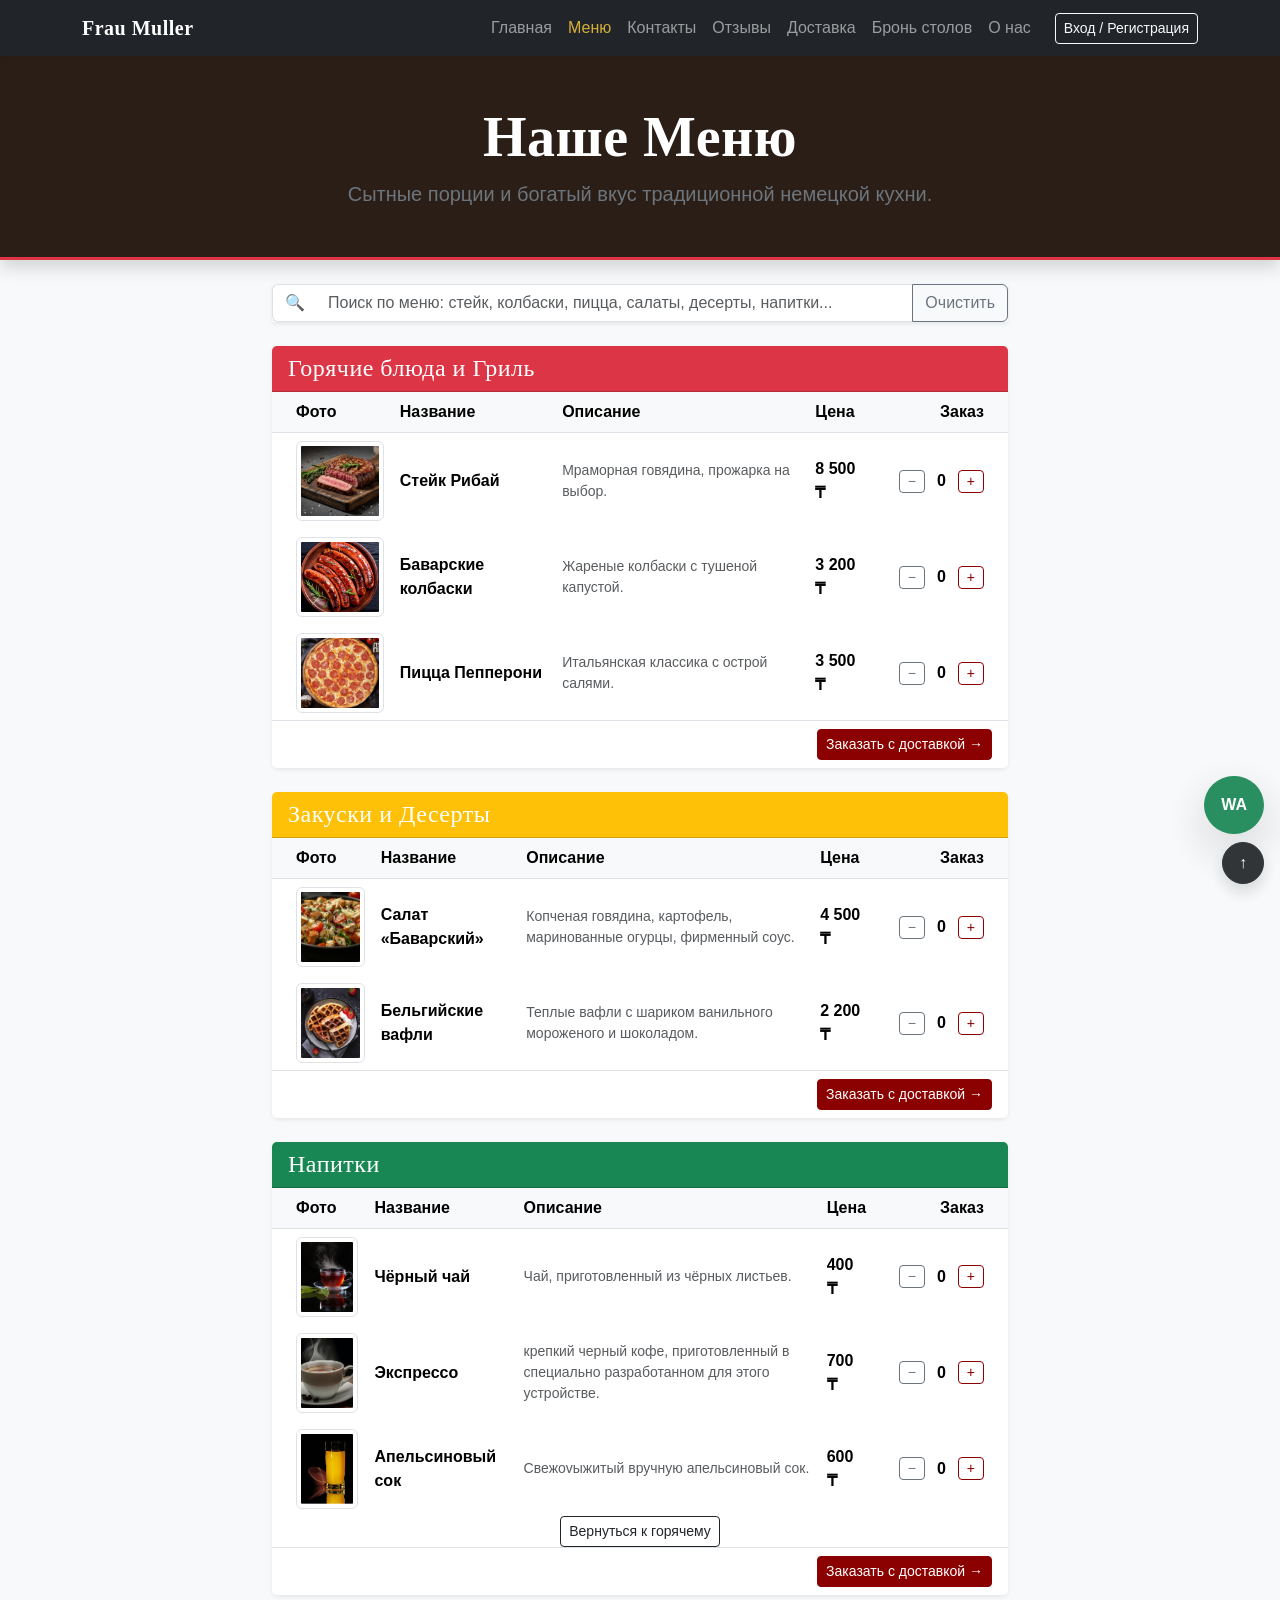
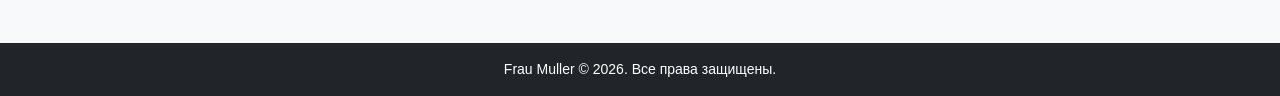
<file: menu.html>
<!DOCTYPE html>
<html lang="ru">
<head>
    <meta charset="UTF-8">
    <meta name="viewport" content="width=device-width, initial-scale=1.0">
    <meta name="description" content="Меню Frau Muller: стейки, пицца, салаты и пиво.">
    <meta name="author" content="Alan Baiguzhinov">
    <title>Frau Muller | Меню</title>
    <link href="https://cdn.jsdelivr.net/npm/bootstrap@5.3.3/dist/css/bootstrap.min.css" rel="stylesheet">
    <link rel="stylesheet" href="css/base.css">
    <link rel="stylesheet" href="css/alan.css">
</head>
<body class="d-flex flex-column min-vh-100 bg-light">

    <nav class="navbar navbar-expand-lg navbar-dark bg-dark shadow-sm">
        <div class="container">
            <a class="navbar-brand fw-bold" href="index.html">Frau Muller</a>
            <button class="navbar-toggler" type="button" data-bs-toggle="collapse" data-bs-target="#mainNav" aria-controls="mainNav" aria-expanded="false" aria-label="Переключить навигацию">
                <span class="navbar-toggler-icon"></span>
            </button>
            <div class="collapse navbar-collapse" id="mainNav">
                <ul class="navbar-nav ms-auto mb-2 mb-lg-0">
                    <li class="nav-item"><a class="nav-link" href="index.html">Главная</a></li>
                    <li class="nav-item"><a class="nav-link active" href="menu.html">Меню</a></li>
                    <li class="nav-item"><a class="nav-link" href="contacts.html">Контакты</a></li>
                    <li class="nav-item"><a class="nav-link" href="feedback.html">Отзывы</a></li>
                    <li class="nav-item"><a class="nav-link" href="order.html">Доставка</a></li>
                    <li class="nav-item"><a class="nav-link" href="reservation.html">Бронь столов</a></li>
                    <li class="nav-item"><a class="nav-link" href="about.html">О нас</a></li>
                </ul>
                <div class="d-flex align-items-center gap-2 ms-lg-3 mt-3 mt-lg-0">
                    <!-- Кнопка вызова модального окна -->
                    <button type="button" class="btn btn-outline-light btn-sm" id="login-btn" data-bs-toggle="modal" data-bs-target="#loginModal">
                        Вход / Регистрация
                    </button>

                    <!-- Состояние залогиненного пользователя (скрыто для JS) -->
                    <div class="dropdown is-hidden" id="user-profile-menu">
                        <button class="btn btn-outline-light btn-sm dropdown-toggle" type="button" data-bs-toggle="dropdown">
                            Профиль
                        </button>
                        <ul class="dropdown-menu dropdown-menu-end shadow-sm">
                            <li><a class="dropdown-item" href="order.html">Мои заказы</a></li>
                            <li><hr class="dropdown-divider"></li>
                            <li><a class="dropdown-item text-danger" href="index.html" id="logout-btn">Выйти</a></li>
                        </ul>
                    </div>
                </div>
            </div>
        </div>
    </nav>
    <header class="container-fluid bg-dark text-white text-center py-5 mb-4 shadow border-bottom border-danger border-3">
        <div class="container">
            <h1 class="display-4 fw-bold text-white text-center">Наше Меню</h1>
            <p class="lead text-secondary mb-0">Сытные порции и богатый вкус традиционной немецкой кухни.</p>
        </div>
    </header>

        <main class="container mb-5">
        <!-- Интерактивный поисковик по меню Frau Muller -->
        <div class="row mb-4">
            <div class="col-12 col-lg-8 mx-auto">
                <div class="input-group shadow-sm">
                    <span class="input-group-text bg-white border-end-0">🔍</span>
                    <input type="text" id="menu-search-input" class="form-control border-start-0" placeholder="Поиск по меню: стейк, колбаски, пицца, салаты, десерты, напитки..." aria-label="Поиск по блюдам">
                    <button class="btn btn-outline-secondary" type="button" id="menu-search-clear">Очистить</button>
                </div>
                <div id="search-results-info" class="small text-muted mt-2 d-none"></div>
            </div>
        </div>
        <div class="row g-4">

            <!-- Горячие блюда -->
            <div class="col-12 col-lg-8 mx-auto">
                <section id="hot" class="card shadow-sm h-100 border-0">
                    <div class="card-header bg-danger text-white">
                        <h2 class="h4 mb-0">Горячие блюда и Гриль</h2>
                    </div>
                    <div class="card-body p-0">
                        <div class="table-responsive">
                            <table class="table table-hover table-borderless align-middle mb-0">
                                <caption class="visually-hidden">Горячие блюда: название, описание и цена</caption>
                                <thead class="table-light border-bottom">
                                    <tr>
                                        <th scope="col" class="ps-4">Фото</th>
                                        <th scope="col">Название</th>
                                        <th scope="col">Описание</th>
                                        <th scope="col" class="pe-4">Цена</th>
                                    </tr>
                                </thead>
                                <tbody>
                                    <tr>
                                        <td class="ps-4">
                                            <img src="images/стэйк-рибай.webp" alt="Стейк Рибай" class="img-thumbnail rounded" style="width: 100px; height: 80px; object-fit: cover;">
                                        </td>
                                        <th scope="row">Стейк Рибай</th>
                                        <td class="text-muted small">Мраморная говядина, прожарка на выбор.</td>
                                        <td class="fw-bold pe-4">8 500 ₸</td>
                                    </tr>
                                    <tr>
                                        <td class="ps-4">
                                            <img src="images/боварские.webp" alt="Баварские колбаски" class="img-thumbnail rounded" style="width: 100px; height: 80px; object-fit: cover;">
                                        </td>
                                        <th scope="row">Баварские колбаски</th>
                                        <td class="text-muted small">Жареные колбаски с тушеной капустой.</td>
                                        <td class="fw-bold pe-4">3 200 ₸</td>
                                    </tr>
                                    <tr>
                                        <td class="ps-4">
                                            <img src="images/пепперони.jpg" alt="Пицца Пепперони" class="img-thumbnail rounded" style="width: 100px; height: 80px; object-fit: cover;">
                                        </td>
                                        <th scope="row">Пицца Пепперони</th>
                                        <td class="text-muted small">Итальянская классика с острой салями.</td>
                                        <td class="fw-bold pe-4">3 500 ₸</td>
                                    </tr>
                                </tbody>
                            </table>
                        </div>
                    </div>
                    <div class="card-footer bg-white border-top text-end">
                        <a href="order.html" class="btn btn-danger btn-sm">Заказать с доставкой →</a>
                    </div>
                </section>
            </div>

            <!-- Закуски и десерты -->
            <div class="col-12 col-lg-8 mx-auto">
                <!-- id="snacks" — уникальный, не дублирует id="hot" выше -->
                <section id="snacks" class="card shadow-sm h-100 border-0">
                    <div class="card-header bg-warning text-white">
                        <h2 class="h4 mb-0">Закуски и Десерты</h2>
                    </div>
                    <div class="card-body p-0">
                        <div class="table-responsive">
                            <table class="table table-hover table-borderless align-middle mb-0">
                                <caption class="visually-hidden">Закуски и десерты: название, описание и цена</caption>
                                <thead class="table-light border-bottom">
                                    <tr>
                                        <th scope="col" class="ps-4">Фото</th>
                                        <th scope="col">Название</th>
                                        <th scope="col">Описание</th>
                                        <th scope="col" class="pe-4">Цена</th>
                                    </tr>
                                </thead>
                                <tbody>
                                    <tr>
                                        <td class="ps-4">
                                            <img src="images/баварский.webp" alt="Салат Баварский" class="img-thumbnail rounded" style="width: 100px; height: 80px; object-fit: cover;">
                                        </td>
                                        <th scope="row">Салат «Баварский»</th>
                                        <td class="text-muted small">Копченая говядина, картофель, маринованные огурцы, фирменный соус.</td>
                                        <td class="fw-bold pe-4">4 500 ₸</td>
                                    </tr>
                                    <tr>
                                        <td class="ps-4">
                                            <img src="images/белг-вафли.jpg" alt="Бельгийские вафли" class="img-thumbnail rounded" style="width: 100px; height: 80px; object-fit: cover;">
                                        </td>
                                        <th scope="row">Бельгийские вафли</th>
                                        <td class="text-muted small">Теплые вафли с шариком ванильного мороженого и шоколадом.</td>
                                        <td class="fw-bold pe-4">2 200 ₸</td>
                                    </tr>
                                </tbody>
                            </table>
                        </div>
                        <div class="card-footer bg-white border-top text-end">
                        <a href="order.html" class="btn btn-danger btn-sm">Заказать с доставкой →</a>
                        </div>
                    </div>
                </section>
            </div>
            
            <!-- Drinks-->
            <div class="col-12 col-lg-8 mx-auto">
                <section id="drinks" class="card shadow-sm h-100 border-0">
                    <div class="card-header bg-success text-white">
                        <h2 class="h4 mb-0">Напитки</h2>
                    </div>
                    <div class="card-body p-0">
                        <div class="table-responsive">
                            <table class="table table-hover table-borderless align-middle mb-0">
                                <caption class="visually-hidden">Напитки: название, описание и цена</caption>
                                <thead class="table-light border-bottom">
                                    <tr>
                                        <th scope="col" class="ps-4">Фото</th>
                                        <th scope="col">Название</th>
                                        <th scope="col">Описание</th>
                                        <th scope="col" class="pe-4">Цена</th>
                                    </tr>
                                </thead>
                                <tbody>
                                    <tr>
                                        <td class="ps-4">
                                            <img src="images/iStock-944300188-1024x897.jpg" alt="Чёрный чай" class="img-thumbnail rounded" style="width: 100px; height: 80px; object-fit: cover;">
                                        </td>
                                        <th scope="row">Чёрный чай</th>
                                        <td class="text-muted small">Чай, приготовленный из чёрных листьев.</td>
                                        <td class="fw-bold pe-4">400 ₸ </td>
                                    </tr>
                                    <tr>
                                        <td class="ps-4">
                                            <img src="images/Снимок экрана 2026-10-07 210802.png" alt="Экспрессо"0 class="img-thumbnail rounded" style="width: 100px; height: 80px; object-fit: cover;">
                                        </td>
                                        <th scope="row">Экспрессо</th>
                                        <td class="text-muted small">крепкий черный кофе, приготовленный в специально разработанном для этого устройстве.</td>
                                        <td class="fw-bold pe-4">700 ₸ </td>
                                    </tr>
                                    <tr>
                                        <td class="ps-4">
                                            <img src="images/XXXL.png" alt="Апельсиновый сок" class="img-thumbnail rounded" style="width: 100px; height: 80px; object-fit: cover;">
                                        </td>
                                        <th scope="row">Апельсиновый сок</th>
                                        <td class="text-muted small">Свежovыжитый вручную апельсиновый сок.</td>
                                        <td class="fw-bold pe-4">600 ₸</td>
                                    </tr>
                                </tbody>
                            </table>

                            <div class="mt-6 text-center text-md-center">
                            <a href="#hot" class="btn btn-outline-dark btn-sm">Вернуться к горячему</a>
                            </div>
                        </div>
                        <div class="card-footer bg-white border-top text-end">
                        <a href="order.html" class="btn btn-danger btn-sm">Заказать с доставкой →</a>
                    </div>
                    </div>
                </section>
            </div>

        </div><!-- /row -->
    </main>

    <!-- Модальное окно -->
    <div class="modal fade" id="loginModal" tabindex="-1" aria-labelledby="loginModalLabel" aria-hidden="true">
        <div class="modal-dialog modal-dialog-centered">
            <div class="modal-content">
                <div class="modal-header bg-light">
                    <h5 class="modal-title fw-bold" id="loginModalLabel">Добро пожаловать</h5>
                    <button type="button" class="btn-close" data-bs-dismiss="modal" aria-label="Закрыть"></button>
                </div>
                <div class="modal-body">
                    <ul class="nav nav-tabs mb-3" id="authTabs" role="tablist">
                        <li class="nav-item" role="presentation">
                            <button class="nav-link active" data-bs-toggle="tab" data-bs-target="#loginPane" type="button" role="tab">Вход</button>
                        </li>
                        <li class="nav-item" role="presentation">
                            <button class="nav-link" data-bs-toggle="tab" data-bs-target="#registerPane" type="button" role="tab">Регистрация</button>
                        </li>
                    </ul>
                    <div class="tab-content" id="authTabsContent">
                        
                        <!-- Вкладка Входа -->
                        <div class="tab-pane fade show active" id="loginPane" role="tabpanel">
                            <!-- Добавлен ID и action -->
                            <form id="login-form" action="javascript:void(0);">
                                <div class="mb-3">
                                    <label class="form-label" for="login-email">Email адрес</label>
                                    <input type="email" class="form-control" id="login-email" required>
                                </div>
                                <div class="mb-3">
                                    <label class="form-label" for="login-password">Пароль</label>
                                    <input type="password" class="form-control" id="login-password" required>
                                </div>
                                <button type="submit" class="btn btn-danger w-100" id="login-submit-btn">Войти</button>
                            </form>
                            <!-- Подготовленный пустой контейнер для сообщений JS -->
                            <div id="login-message-container" class="mt-3 text-center"></div>
                        </div>
                        
                        <!-- Вкладка Регистрации -->
                        <div class="tab-pane fade" id="registerPane" role="tabpanel">
                            <!-- Добавлен ID и action -->
                            <form id="register-form" action="javascript:void(0);">
                                <div class="mb-3">
                                    <label class="form-label" for="register-name">Ваше имя</label>
                                    <input type="text" class="form-control" id="register-name" required>
                                </div>
                                <div class="mb-3">
                                    <label class="form-label" for="register-email">Email адрес</label>
                                    <input type="email" class="form-control" id="register-email" required>
                                </div>
                                <div class="mb-3">
                                    <label class="form-label" for="register-password">Придумайте пароль</label>
                                    <input type="password" class="form-control" id="register-password" required>
                                </div>
                                <button type="submit" class="btn btn-success w-100" id="register-submit-btn">Создать аккаунт</button>
                            </form>
                            <!-- Подготовленный пустой контейнер для сообщений JS -->
                            <div id="register-message-container" class="mt-3 text-center"></div>
                        </div>
                        
                    </div>
                </div>
            </div>
        </div>
    </div>

    <footer class="bg-dark text-white text-center py-3 mt-auto">
        <p class="mb-0 small">Frau Muller &copy; 2026. Все права защищены.</p>
    </footer>

    <script src="https://cdn.jsdelivr.net/npm/bootstrap@5.3.3/dist/js/bootstrap.bundle.min.js"></script>
    <!-- jQuery 3.7.1 Official CDN (Assignment 6 Migration) -->
    <script src="https://code.jquery.com/jquery-3.7.1.min.js"></script>
    <!-- Assignment 6 jQuery Scripts -->
    <script defer src="js/main.js"></script>
    <!-- Модальное окно корзины заказов -->
    <div class="modal fade" id="cartModal" tabindex="-1" aria-labelledby="cartModalLabel" aria-hidden="true">
        <div class="modal-dialog modal-dialog-centered">
            <div class="modal-content">
                <div class="modal-header bg-dark text-white">
                    <h5 class="modal-title fw-bold" id="cartModalLabel">🛒 Ваш заказ из меню</h5>
                    <button type="button" class="btn-close btn-close-white" data-bs-dismiss="modal" aria-label="Закрыть"></button>
                </div>
                <div class="modal-body">
                    <div id="cart-modal-items" class="d-flex flex-column gap-2"></div>
                    <div class="d-flex justify-content-between align-items-center pt-3 mt-3 border-top fw-bold fs-5">
                        <span>Итого к оплате:</span>
                        <span class="text-danger" id="cart-modal-total">0 ₸</span>
                    </div>
                </div>
                <div class="modal-footer bg-light">
                    <button type="button" class="btn btn-outline-secondary" id="cart-clear-all-btn">Очистить заказ</button>
                    <button type="button" class="btn btn-danger" id="cart-modal-checkout-btn">Перейти к оформлению доставки →</button>
                </div>
            </div>
        </div>
    </div>

    <!-- Плавающая нижняя панель калькулятора заказа -->
    <div id="menu-cart-bar" class="position-fixed bottom-0 start-0 end-0 bg-dark text-white py-3 px-4 shadow-lg z-3 border-top border-danger border-3 d-none">
        <div class="container d-flex flex-wrap justify-content-between align-items-center gap-3">
            <div>
                <span class="badge bg-danger mb-1">Калькулятор заказа</span>
                <div class="fw-bold fs-4 text-warning" id="cart-total-price">0 ₸</div>
                <div class="small text-white-50" id="cart-total-items">Выбрано позиций: 0</div>
            </div>
            <div class="d-flex gap-2">
                <button type="button" class="btn btn-outline-light" id="cart-view-details-btn">Посмотреть заказ</button>
                <button type="button" class="btn btn-danger btn-lg px-4 shadow" id="cart-checkout-btn">Оформить доставку →</button>
            </div>
        </div>
    </div>

    <script defer src="js/menu.js"></script>
</body>
</html>
</file>
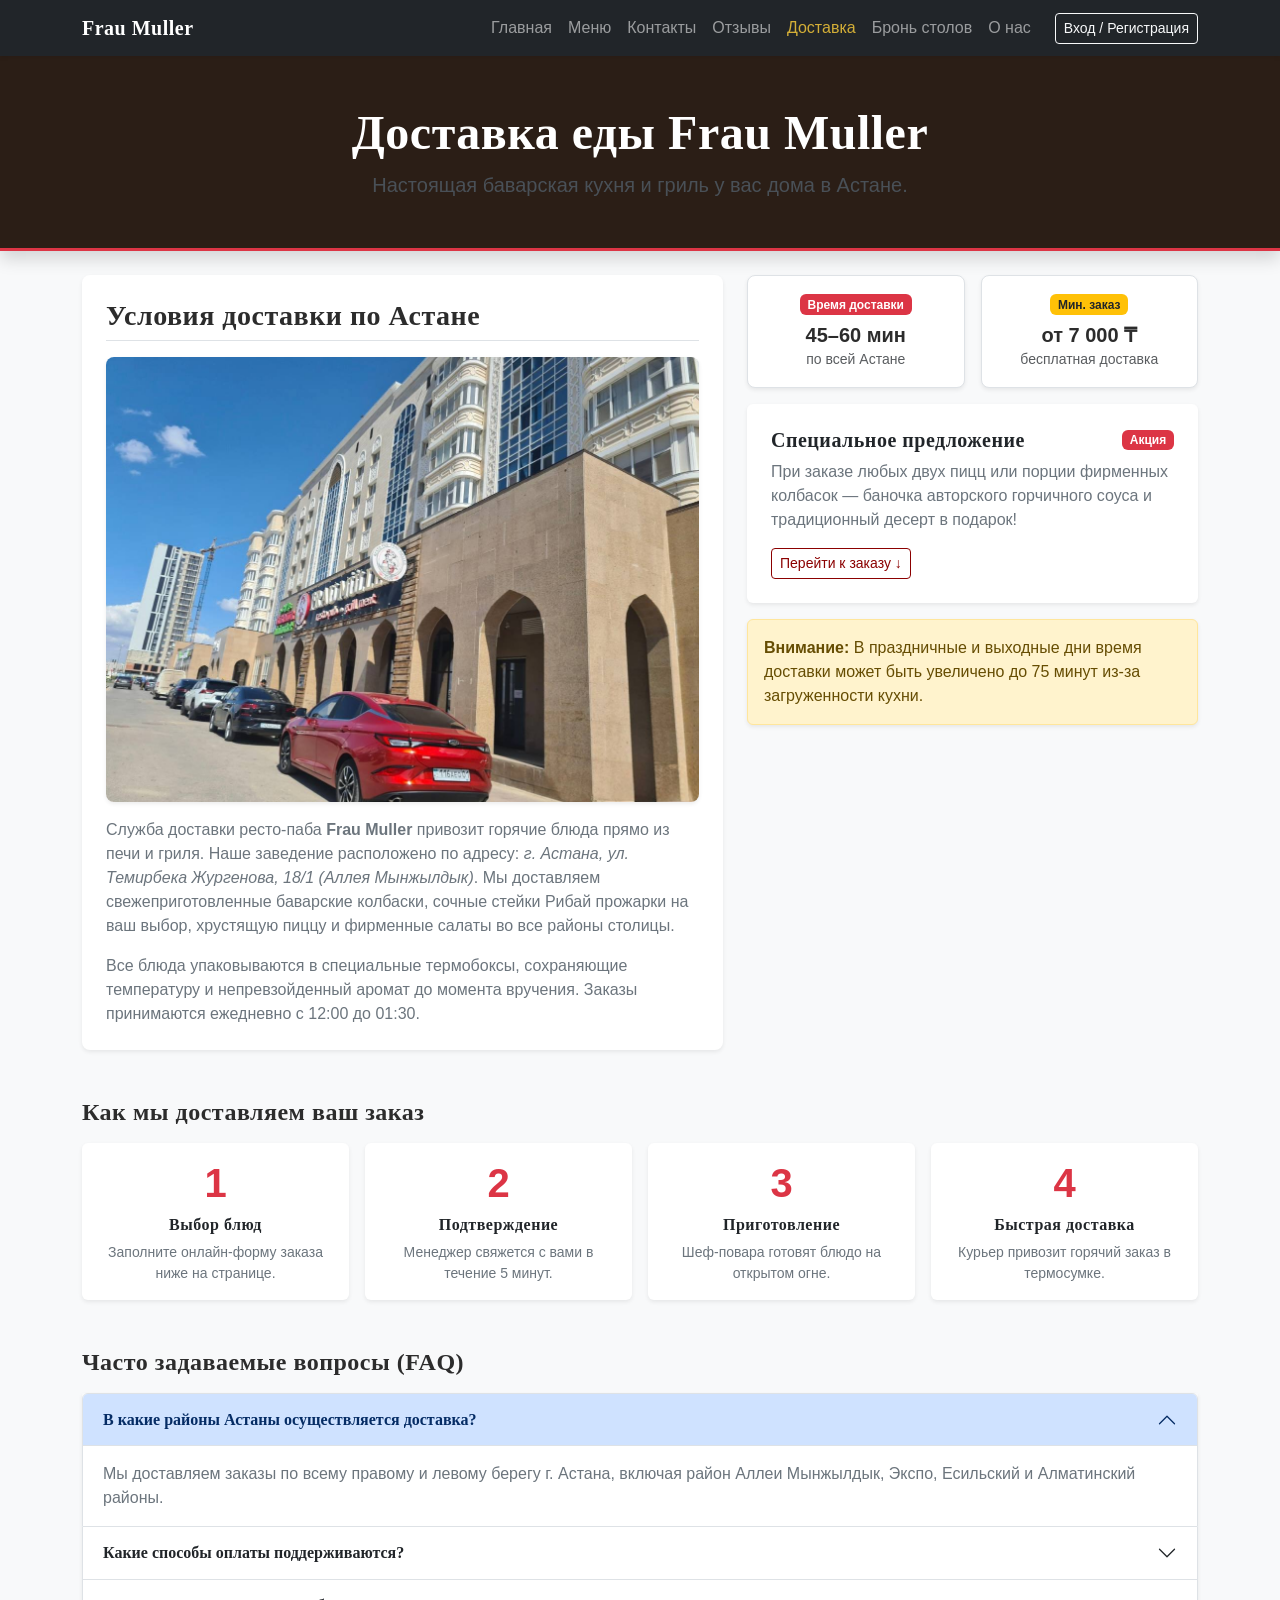
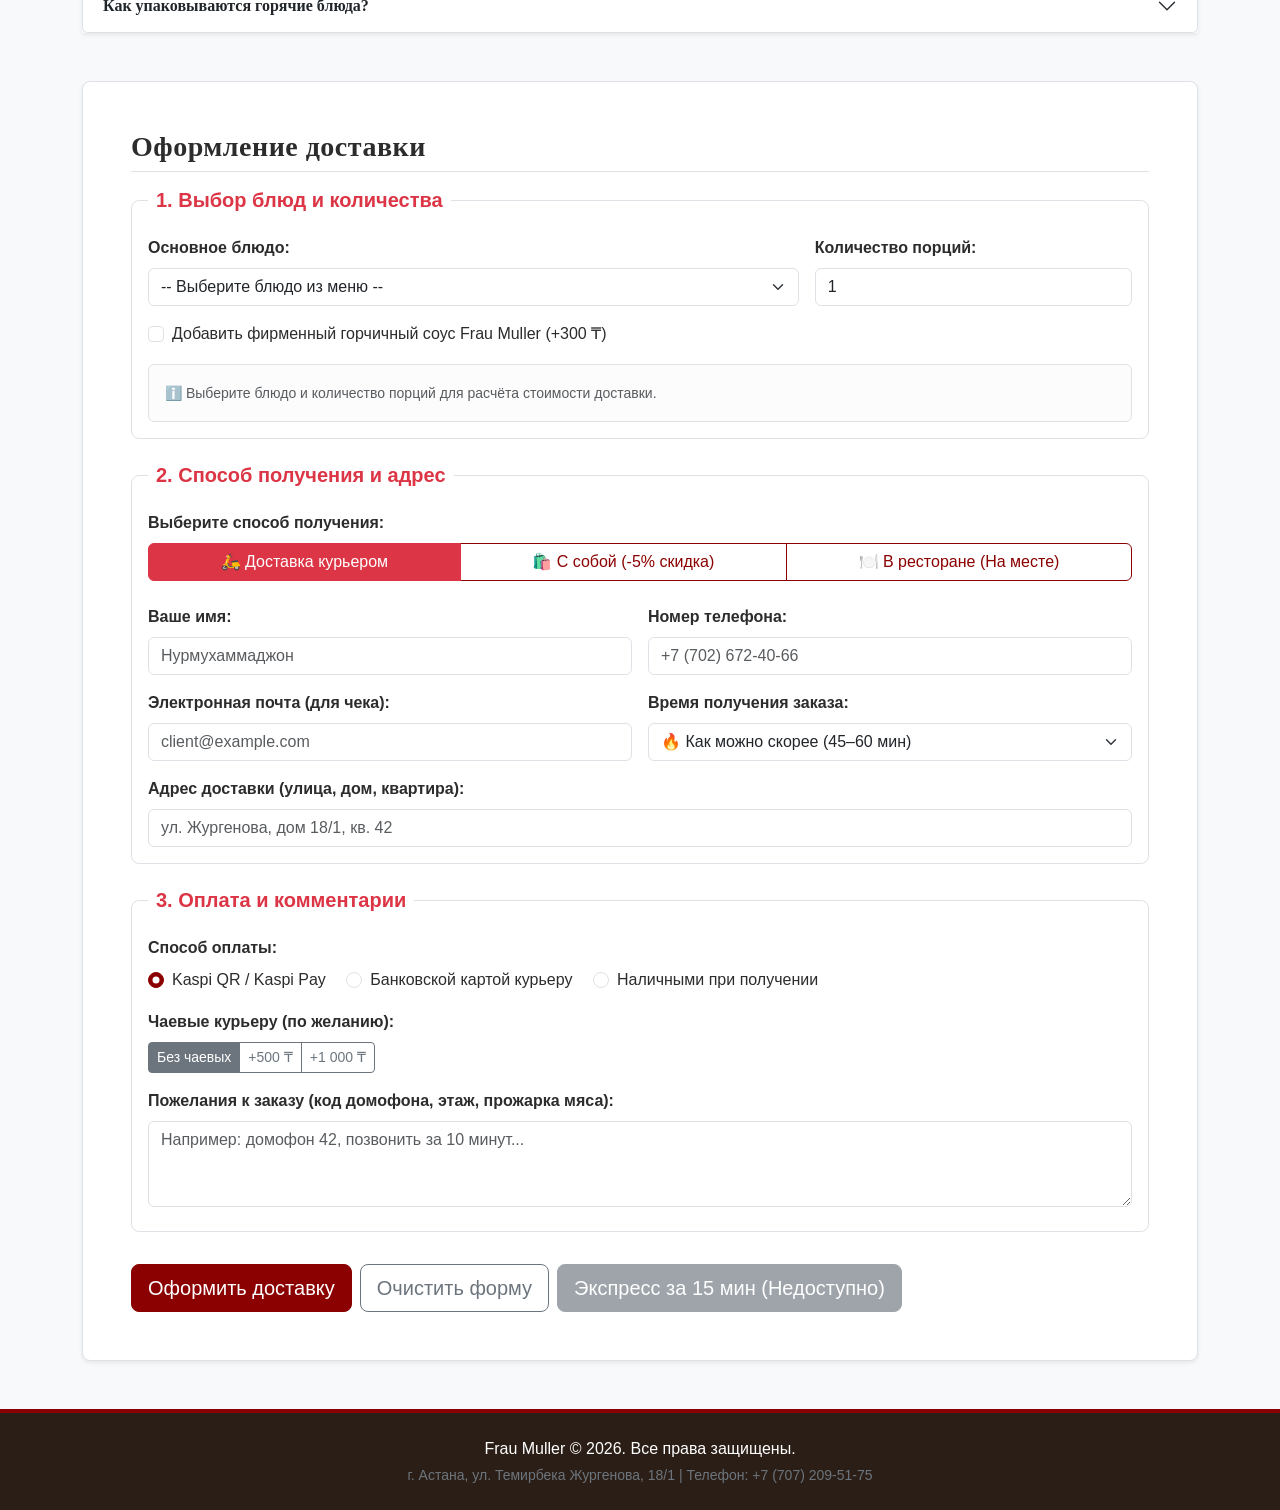
<file: order.html>
<!DOCTYPE html>
<html lang="ru">
<head>
    <!-- Bootstrap v5.3.3 CDN -->
    <meta charset="UTF-8">
    <meta name="viewport" content="width=device-width, initial-scale=1.0">
    <meta name="description" content="Быстрая доставка баварских блюд, стейков и пиццы из ресто-паба Frau Muller в Астане. Оформите онлайн-заказ свежей горячей еды с доставкой на дом или в офис.">
    <meta name="author" content="Nurmuhammadjon Abdurahmonov">
    <title>Frau Muller | Доставка еды</title>
    <!-- Подключение стилей Bootstrap 5.3.3 -->
    <link href="https://cdn.jsdelivr.net/npm/bootstrap@5.3.3/dist/css/bootstrap.min.css" rel="stylesheet">
    <!-- Собственные таблицы стилей подключены после Bootstrap для переопределения палитры и шрифтов -->
    <link rel="stylesheet" href="css/base.css">
    <link rel="stylesheet" href="css/nurmuhammadjon.css">
</head>
<body class="d-flex flex-column min-vh-100 bg-light">
    <!-- Author: Nurmuhammadjon Abdurahmonov -->

    <!-- Адаптивная навигация Bootstrap с кнопкой-гамбургером (toggler) для мобильных устройств -->
    <nav class="navbar navbar-expand-lg navbar-dark bg-dark shadow-sm">
        <div class="container">
            <a class="navbar-brand fw-bold" href="index.html">Frau Muller</a>
            <button class="navbar-toggler" type="button" data-bs-toggle="collapse" data-bs-target="#mainNav" aria-controls="mainNav" aria-expanded="false" aria-label="Переключить навигацию">
                <span class="navbar-toggler-icon"></span>
            </button>
            <div class="collapse navbar-collapse" id="mainNav">
                <ul class="navbar-nav ms-auto mb-2 mb-lg-0">
                    <li class="nav-item"><a class="nav-link" href="index.html">Главная</a></li>
                    <li class="nav-item"><a class="nav-link" href="menu.html">Меню</a></li>
                    <li class="nav-item"><a class="nav-link" href="contacts.html">Контакты</a></li>
                    <li class="nav-item"><a class="nav-link" href="feedback.html">Отзывы</a></li>
                    <li class="nav-item"><a class="nav-link active" href="order.html">Доставка</a></li>
                    <li class="nav-item"><a class="nav-link" href="reservation.html">Бронь столов</a></li>
                    <li class="nav-item"><a class="nav-link" href="about.html">О нас</a></li>
                </ul>
                <div class="d-flex align-items-center gap-2 ms-lg-3 mt-3 mt-lg-0">
                    <!-- Кнопка вызова модального окна -->
                    <button type="button" class="btn btn-outline-light btn-sm" id="login-btn" data-bs-toggle="modal" data-bs-target="#loginModal">
                        Вход / Регистрация
                    </button>
                </div>
            </div>
        </div>
    </nav>

    <!-- container-fluid выбран для шапки, чтобы фоновый баннер заведения растягивался на всю ширину любого экрана -->
    <header class="container-fluid bg-dark text-white text-center py-5 mb-4 shadow border-bottom border-danger border-3">
        <div class="container">
            <h1 class="display-5 fw-bold mb-2">Доставка еды Frau Muller</h1>
            <p class="lead text-light-emphasis mb-0">Настоящая баварская кухня и гриль у вас дома в Астане.</p>
        </div>
    </header>

    <!-- container выбран для основного контента, чтобы центрировать сетку колонок с комфортными полями по бокам -->
    <main class="container mb-5">
        
        <!-- Секция условий доставки с адаптивным разделением на колонки: 7 и 5 колонок на десктопе, 12 на мобильных -->
        <section class="mb-5">
            <div class="row g-4 align-items-start">
                
                <!-- Левая колонка: Описание доставки и фото -->
                <div class="col-12 col-lg-7">
                    <div class="p-4 bg-white rounded-3 shadow-sm h-100">
                        <h2 class="h3 fw-bold mb-3 border-bottom pb-2">Условия доставки по Астане</h2>
                        <img src="images/снаружи.jpg" alt="Ресто-паб Frau Muller на улице Жургенова" class="img-fluid rounded-3 shadow-sm mb-3 w-100">
                        <p class="text-secondary">
                            Служба доставки ресто-паба <strong>Frau Muller</strong> привозит горячие блюда прямо из печи и гриля. Наше заведение расположено по адресу: <em>г. Астана, ул. Темирбека Жургенова, 18/1 (Аллея Мынжылдык)</em>. Мы доставляем свежеприготовленные баварские колбаски, сочные стейки Рибай прожарки на ваш выбор, хрустящую пиццу и фирменные салаты во все районы столицы.
                        </p>
                        <p class="text-secondary mb-0">
                            Все блюда упаковываются в специальные термобоксы, сохраняющие температуру и непревзойденный аромат до момента вручения. Заказы принимаются ежедневно с 12:00 до 01:30.
                        </p>
                    </div>
                </div>

                <!-- Правая колонка: Вложенная сетка (Nested Grid) и карточка акции -->
                <div class="col-12 col-lg-5">
                    
                    <!-- Вложенная сетка (Row inside Column) демонстрирует понимание многоуровневого грида -->
                    <div class="row g-3 mb-3">
                        <div class="col-6">
                            <div class="p-3 bg-white border rounded-3 text-center shadow-sm">
                                <span class="badge bg-danger mb-2">Время доставки</span>
                                <div class="h5 fw-bold mb-0">45–60 мин</div>
                                <small class="text-muted">по всей Астане</small>
                            </div>
                        </div>
                        <div class="col-6">
                            <div class="p-3 bg-white border rounded-3 text-center shadow-sm">
                                <span class="badge bg-warning text-dark mb-2">Мин. заказ</span>
                                <div class="h5 fw-bold mb-0">от 7 000 ₸</div>
                                <small class="text-muted">бесплатная доставка</small>
                            </div>
                        </div>
                    </div>

                    <!-- Bootstrap Component 1: Card (Карточка спецпредложения) -->
                    <!-- Markup adapted from official Bootstrap 5 Card documentation with customized badge and CTA button -->
                    <div class="card border-0 shadow-sm bg-white mb-3">
                        <div class="card-body p-4">
                            <div class="d-flex justify-content-between align-items-center mb-2">
                                <h3 class="h5 card-title fw-bold mb-0">Специальное предложение</h3>
                                <span class="badge bg-danger">Акция</span>
                            </div>
                            <p class="card-text text-secondary">
                                При заказе любых двух пицц или порции фирменных колбасок — баночка авторского горчичного соуса и традиционный десерт в подарок!
                            </p>
                            <a href="#order-form" class="btn btn-outline-danger btn-sm">Перейти к заказу &darr;</a>
                        </div>
                    </div>

                    <!-- Bootstrap Component 2: Alert (Предупреждение о праздничных днях) -->
                    <!-- Adapted from official Bootstrap Alert component with flex alignment -->
                    <div class="alert alert-warning d-flex align-items-center shadow-sm mb-0" role="alert">
                        <div>
                            <strong>Внимание:</strong> В праздничные и выходные дни время доставки может быть увеличено до 75 минут из-за загруженности кухни.
                        </div>
                    </div>
                </div>

            </div>
        </section>

        <!-- Шаги выполнения заказа: Адаптивная сетка на 4 карточки (1 колонка на смартфонах, 2 на планшетах, 4 на десктопе) -->
        <section class="mb-5">
            <h2 class="h4 fw-bold mb-3">Как мы доставляем ваш заказ</h2>
            <div class="row g-3">
                <div class="col-12 col-sm-6 col-lg-3">
                    <div class="card h-100 border-0 shadow-sm p-3 text-center bg-white">
                        <div class="display-6 text-danger fw-bold mb-2">1</div>
                        <h3 class="h6 fw-bold">Выбор блюд</h3>
                        <p class="small text-secondary mb-0">Заполните онлайн-форму заказа ниже на странице.</p>
                    </div>
                </div>
                <div class="col-12 col-sm-6 col-lg-3">
                    <div class="card h-100 border-0 shadow-sm p-3 text-center bg-white">
                        <div class="display-6 text-danger fw-bold mb-2">2</div>
                        <h3 class="h6 fw-bold">Подтверждение</h3>
                        <p class="small text-secondary mb-0">Менеджер свяжется с вами в течение 5 минут.</p>
                    </div>
                </div>
                <div class="col-12 col-sm-6 col-lg-3">
                    <div class="card h-100 border-0 shadow-sm p-3 text-center bg-white">
                        <div class="display-6 text-danger fw-bold mb-2">3</div>
                        <h3 class="h6 fw-bold">Приготовление</h3>
                        <p class="small text-secondary mb-0">Шеф-повара готовят блюдо на открытом огне.</p>
                    </div>
                </div>
                <div class="col-12 col-sm-6 col-lg-3">
                    <div class="card h-100 border-0 shadow-sm p-3 text-center bg-white">
                        <div class="display-6 text-danger fw-bold mb-2">4</div>
                        <h3 class="h6 fw-bold">Быстрая доставка</h3>
                        <p class="small text-secondary mb-0">Курьер привозит горячий заказ в термосумке.</p>
                    </div>
                </div>
            </div>
        </section>

        <!-- Bootstrap Component 3: Accordion (Часто задаваемые вопросы по доставке) -->
        <!-- Markup copied from Bootstrap Documentation and adapted for Frau Muller delivery FAQ -->
        <section class="mb-5">
            <h2 class="h4 fw-bold mb-3">Часто задаваемые вопросы (FAQ)</h2>
            <div class="accordion shadow-sm" id="deliveryFaqAccordion">
                <div class="accordion-item">
                    <h3 class="accordion-header" id="headingOne">
                        <button class="accordion-button fw-semibold" type="button" data-bs-toggle="collapse" data-bs-target="#collapseOne" aria-expanded="true" aria-controls="collapseOne">
                            В какие районы Астаны осуществляется доставка?
                        </button>
                    </h3>
                    <div id="collapseOne" class="accordion-collapse collapse show" aria-labelledby="headingOne" data-bs-parent="#deliveryFaqAccordion">
                        <div class="accordion-body text-secondary">
                            Мы доставляем заказы по всему правому и левому берегу г. Астана, включая район Аллеи Мынжылдык, Экспо, Есильский и Алматинский районы.
                        </div>
                    </div>
                </div>
                <div class="accordion-item">
                    <h3 class="accordion-header" id="headingTwo">
                        <button class="accordion-button collapsed fw-semibold" type="button" data-bs-toggle="collapse" data-bs-target="#collapseTwo" aria-expanded="false" aria-controls="collapseTwo">
                            Какие способы оплаты поддерживаются?
                        </button>
                    </h3>
                    <div id="collapseTwo" class="accordion-collapse collapse" aria-labelledby="headingTwo" data-bs-parent="#deliveryFaqAccordion">
                        <div class="accordion-body text-secondary">
                            Вы можете оплатить заказ удаленно через Kaspi QR / Kaspi Pay, банковской картой курьеру через переносной POS-терминал или наличными при получении.
                        </div>
                    </div>
                </div>
                <div class="accordion-item">
                    <h3 class="accordion-header" id="headingThree">
                        <button class="accordion-button collapsed fw-semibold" type="button" data-bs-toggle="collapse" data-bs-target="#collapseThree" aria-expanded="false" aria-controls="collapseThree">
                            Как упаковываются горячие блюда?
                        </button>
                    </h3>
                    <div id="collapseThree" class="accordion-collapse collapse" aria-labelledby="headingThree" data-bs-parent="#deliveryFaqAccordion">
                        <div class="accordion-body text-secondary">
                            Все стейки, колбаски и гарниры помещаются в фольгированные термобоксы и транспортируются в курьерских термосумках с подогревом.
                        </div>
                    </div>
                </div>
            </div>
        </section>

        <!-- Секция формы онлайн-заказа, построенная на Bootstrap Form Grid -->
        <section class="order-section">
            <div class="p-4 p-md-5 bg-white border rounded-3 shadow-sm">
                <h2 class="h3 fw-bold mb-3 border-bottom pb-2">Оформление доставки</h2>
                
                <!-- 
                    Примечание к форме: Серверный обработчик пока не реализован,
                    форма работает в демонстрационном режиме в соответствии с заданием.
                -->
                <form action="#" method="post" id="order-form" class="order-form">
                    
                    <fieldset class="border p-3 rounded-3 mb-4">
                        <legend class="float-none w-auto px-2 h5 fw-bold text-danger">1. Выбор блюд и количества</legend>
                        <div class="row g-3">
                            <div class="col-12 col-md-8">
                                <label for="dishSelect" class="form-label fw-semibold">Основное блюдо:</label>
                                <select id="dishSelect" name="dish" class="form-select" required>
                                    <option value="">-- Выберите блюдо из меню --</option>
                                    <option value="steak">Стейк Рибай (8 500 ₸)</option>
                                    <option value="sausages">Баварские колбаски с тушеной капустой (3 200 ₸)</option>
                                    <option value="pizza">Пицца Пепперони (3 500 ₸)</option>
                                    <option value="salad">Салат "Баварский" с копченой говядиной (2 400 ₸)</option>
                                    <option value="waffles">Бельгийские вафли с мороженым (1 800 ₸)</option>
                                </select>
                            </div>
                            <div class="col-12 col-md-4">
                                <label for="portionsCount" class="form-label fw-semibold">Количество порций:</label>
                                <input type="number" id="portionsCount" name="portions" class="form-control" min="1" max="20" value="1" required>
                            </div>
                            <div class="col-12">
                                <div class="form-check">
                                    <input type="checkbox" id="extraSauce" name="extraSauce" value="yes" class="form-check-input">
                                    <label for="extraSauce" class="form-check-label">Добавить фирменный горчичный соус Frau Muller (+300 ₸)</label>
                                </div>
                            </div>
                        </div>
                    </fieldset>

                    <fieldset class="border p-3 rounded-3 mb-4">
                        <legend class="float-none w-auto px-2 h5 fw-bold text-danger">2. Способ получения и адрес</legend>
                        <div class="row g-3">
                            <!-- Способ получения: Доставка / С собой / На месте -->
                            <div class="col-12 mb-2">
                                <label class="form-label fw-bold d-block">Выберите способ получения:</label>
                                <div class="btn-group w-100 flex-wrap" role="group" id="delivery-type-group">
                                    <input type="radio" class="btn-check" name="orderType" id="typeDelivery" value="delivery" checked>
                                    <label class="btn btn-outline-danger" for="typeDelivery">🛵 Доставка курьером</label>

                                    <input type="radio" class="btn-check" name="orderType" id="typeTakeaway" value="takeaway">
                                    <label class="btn btn-outline-danger" for="typeTakeaway">🛍️ С собой (-5% скидка)</label>

                                    <input type="radio" class="btn-check" name="orderType" id="typeDinein" value="dinein">
                                    <label class="btn btn-outline-danger" for="typeDinein">🍽️ В ресторане (На месте)</label>
                                </div>
                            </div>

                            <div class="col-12 col-md-6">
                                <label for="clientName" class="form-label fw-semibold">Ваше имя:</label>
                                <input type="text" id="clientName" name="clientName" class="form-control" placeholder="Нурмухаммаджон" required>
                            </div>
                            <div class="col-12 col-md-6">
                                <label for="clientPhone" class="form-label fw-semibold">Номер телефона:</label>
                                <input type="tel" id="clientPhone" name="clientPhone" class="form-control" placeholder="+7 (702) 672-40-66" required>
                            </div>
                            <div class="col-12 col-md-6">
                                <label for="clientEmail" class="form-label fw-semibold">Электронная почта (для чека):</label>
                                <input type="email" id="clientEmail" name="clientEmail" class="form-control" placeholder="client@example.com" required>
                            </div>
                            <div class="col-12 col-md-6" id="delivery-time-container">
                                <label for="deliveryTimeSlot" class="form-label fw-semibold">Время получения заказа:</label>
                                <select id="deliveryTimeSlot" name="deliveryTimeSlot" class="form-select">
                                    <option value="asap" selected>🔥 Как можно скорее (45–60 мин)</option>
                                    <option value="today-1h">⏰ Сегодня через 1 час</option>
                                    <option value="today-1.5h">⏰ Сегодня через 1.5 часа</option>
                                    <option value="19:00">⏰ Сегодня к 19:00</option>
                                    <option value="20:00">⏰ Сегодня к 20:00</option>
                                    <option value="21:00">⏰ Сегодня к 21:00</option>
                                    <option value="22:00">⏰ Сегодня к 22:00</option>
                                </select>
                            </div>
                            <div class="col-12" id="address-field-wrapper">
                                <label for="deliveryAddress" class="form-label fw-semibold" id="address-label">Адрес доставки (улица, дом, квартира):</label>
                                <input type="text" id="deliveryAddress" name="deliveryAddress" class="form-control" placeholder="ул. Жургенова, дом 18/1, кв. 42" required>
                            </div>
                        </div>
                    </fieldset>

                    <fieldset class="border p-3 rounded-3 mb-4">
                        <legend class="float-none w-auto px-2 h5 fw-bold text-danger">3. Оплата и комментарии</legend>
                        <div class="mb-3">
                            <label class="form-label fw-semibold d-block">Способ оплаты:</label>
                            <div class="form-check form-check-inline">
                                <input class="form-check-input" type="radio" name="paymentMethod" id="payKaspi" value="kaspi" checked>
                                <label class="form-check-label" for="payKaspi">Kaspi QR / Kaspi Pay</label>
                            </div>
                            <div class="form-check form-check-inline">
                                <input class="form-check-input" type="radio" name="paymentMethod" id="payCard" value="card">
                                <label class="form-check-label" for="payCard">Банковской картой курьеру</label>
                            </div>
                            <div class="form-check form-check-inline">
                                <input class="form-check-input" type="radio" name="paymentMethod" id="payCash" value="cash">
                                <label class="form-check-label" for="payCash">Наличными при получении</label>
                            </div>
                        </div>
                        <div class="mb-3" id="courier-tip-wrapper">
                            <label class="form-label fw-semibold d-block">Чаевые курьеру (по желанию):</label>
                            <div class="btn-group" role="group" id="tip-btn-group">
                                <input type="radio" class="btn-check" name="courierTip" id="tip0" value="0" checked>
                                <label class="btn btn-sm btn-outline-secondary" for="tip0">Без чаевых</label>

                                <input type="radio" class="btn-check" name="courierTip" id="tip500" value="500">
                                <label class="btn btn-sm btn-outline-secondary" for="tip500">+500 ₸</label>

                                <input type="radio" class="btn-check" name="courierTip" id="tip1000" value="1000">
                                <label class="btn btn-sm btn-outline-secondary" for="tip1000">+1 000 ₸</label>
                            </div>
                        </div>

                        <div class="mb-2">
                            <label for="orderComments" class="form-label fw-semibold">Пожелания к заказу (код домофона, этаж, прожарка мяса):</label>
                            <textarea id="orderComments" name="orderComments" class="form-control" rows="3" placeholder="Например: домофон 42, позвонить за 10 минут..."></textarea>
                        </div>
                    </fieldset>

                    <!-- Демонстрация 4 видов кнопок Bootstrap: standard, outline, size, disabled -->
                    <div class="d-flex flex-wrap gap-2 pt-2">
                        <button type="submit" class="btn btn-danger btn-lg">Оформить доставку</button>
                        <button type="reset" class="btn btn-outline-secondary btn-lg">Очистить форму</button>
                        <button type="button" class="btn btn-secondary btn-lg disabled" aria-disabled="true">Экспресс за 15 мин (Недоступно)</button>
                    </div>
                </form>
                <!-- JS заполнит этот блок подтверждением заказа доставки или сообщением об ошибке -->
                <div id="order-confirmation" class="hidden mt-4"></div>
            </div>
        </section>

    </main>

    <!-- Модальное окно -->
    <div class="modal fade" id="loginModal" tabindex="-1" aria-labelledby="loginModalLabel" aria-hidden="true">
        <div class="modal-dialog modal-dialog-centered">
            <div class="modal-content">
                <div class="modal-header bg-light">
                    <h5 class="modal-title fw-bold" id="loginModalLabel">Добро пожаловать</h5>
                    <button type="button" class="btn-close" data-bs-dismiss="modal" aria-label="Закрыть"></button>
                </div>
                <div class="modal-body">
                    <ul class="nav nav-tabs mb-3" id="authTabs" role="tablist">
                        <li class="nav-item" role="presentation">
                            <button class="nav-link active" data-bs-toggle="tab" data-bs-target="#loginPane" type="button" role="tab">Вход</button>
                        </li>
                        <li class="nav-item" role="presentation">
                            <button class="nav-link" data-bs-toggle="tab" data-bs-target="#registerPane" type="button" role="tab">Регистрация</button>
                        </li>
                    </ul>
                    <div class="tab-content" id="authTabsContent">
                        
                        <!-- Вкладка Входа -->
                        <div class="tab-pane fade show active" id="loginPane" role="tabpanel">
                            <!-- Добавлен ID и action -->
                            <form id="login-form" action="javascript:void(0);">
                                <div class="mb-3">
                                    <label class="form-label" for="login-email">Email адрес</label>
                                    <input type="email" class="form-control" id="login-email" required>
                                </div>
                                <div class="mb-3">
                                    <label class="form-label" for="login-password">Пароль</label>
                                    <input type="password" class="form-control" id="login-password" required>
                                </div>
                                <button type="submit" class="btn btn-danger w-100" id="login-submit-btn">Войти</button>
                            </form>
                            <!-- Подготовленный пустой контейнер для сообщений JS -->
                            <div id="login-message-container" class="mt-3 text-center"></div>
                        </div>
                        
                        <!-- Вкладка Регистрации -->
                        <div class="tab-pane fade" id="registerPane" role="tabpanel">
                            <!-- Добавлен ID и action -->
                            <form id="register-form" action="javascript:void(0);">
                                <div class="mb-3">
                                    <label class="form-label" for="register-name">Ваше имя</label>
                                    <input type="text" class="form-control" id="register-name" required>
                                </div>
                                <div class="mb-3">
                                    <label class="form-label" for="register-email">Email адрес</label>
                                    <input type="email" class="form-control" id="register-email" required>
                                </div>
                                <div class="mb-3">
                                    <label class="form-label" for="register-password">Придумайте пароль</label>
                                    <input type="password" class="form-control" id="register-password" required>
                                </div>
                                <button type="submit" class="btn btn-success w-100" id="register-submit-btn">Создать аккаунт</button>
                            </form>
                            <!-- Подготовленный пустой контейнер для сообщений JS -->
                            <div id="register-message-container" class="mt-3 text-center"></div>
                        </div>
                        
                    </div>
                </div>
            </div>
        </div>
    </div>
    

    <!-- Футер страницы -->
    <footer class="container-fluid text-white text-center py-4 mt-auto">
        <div class="container">
            <p class="mb-1">Frau Muller &copy; 2026. Все права защищены.</p>
            <address class="small text-secondary mb-0">г. Астана, ул. Темирбека Жургенова, 18/1 | Телефон: +7 (707) 209-51-75</address>
        </div>
    </footer>

    <!-- Bootstrap 5.3.3 JavaScript Bundle CDN (необходим для работы Toggler и Accordion) -->
    <script src="https://cdn.jsdelivr.net/npm/bootstrap@5.3.3/dist/js/bootstrap.bundle.min.js"></script>
    <!-- jQuery 3.7.1 Official CDN (Assignment 6 Migration) -->
    <script src="https://code.jquery.com/jquery-3.7.1.min.js"></script>
    <!-- Assignment 6 jQuery Scripts (Nurmuhammadjon Abdurahmonov) -->
    <script defer src="js/main.js"></script>
    <script defer src="js/order.js"></script>
</body>
</html>
</file>
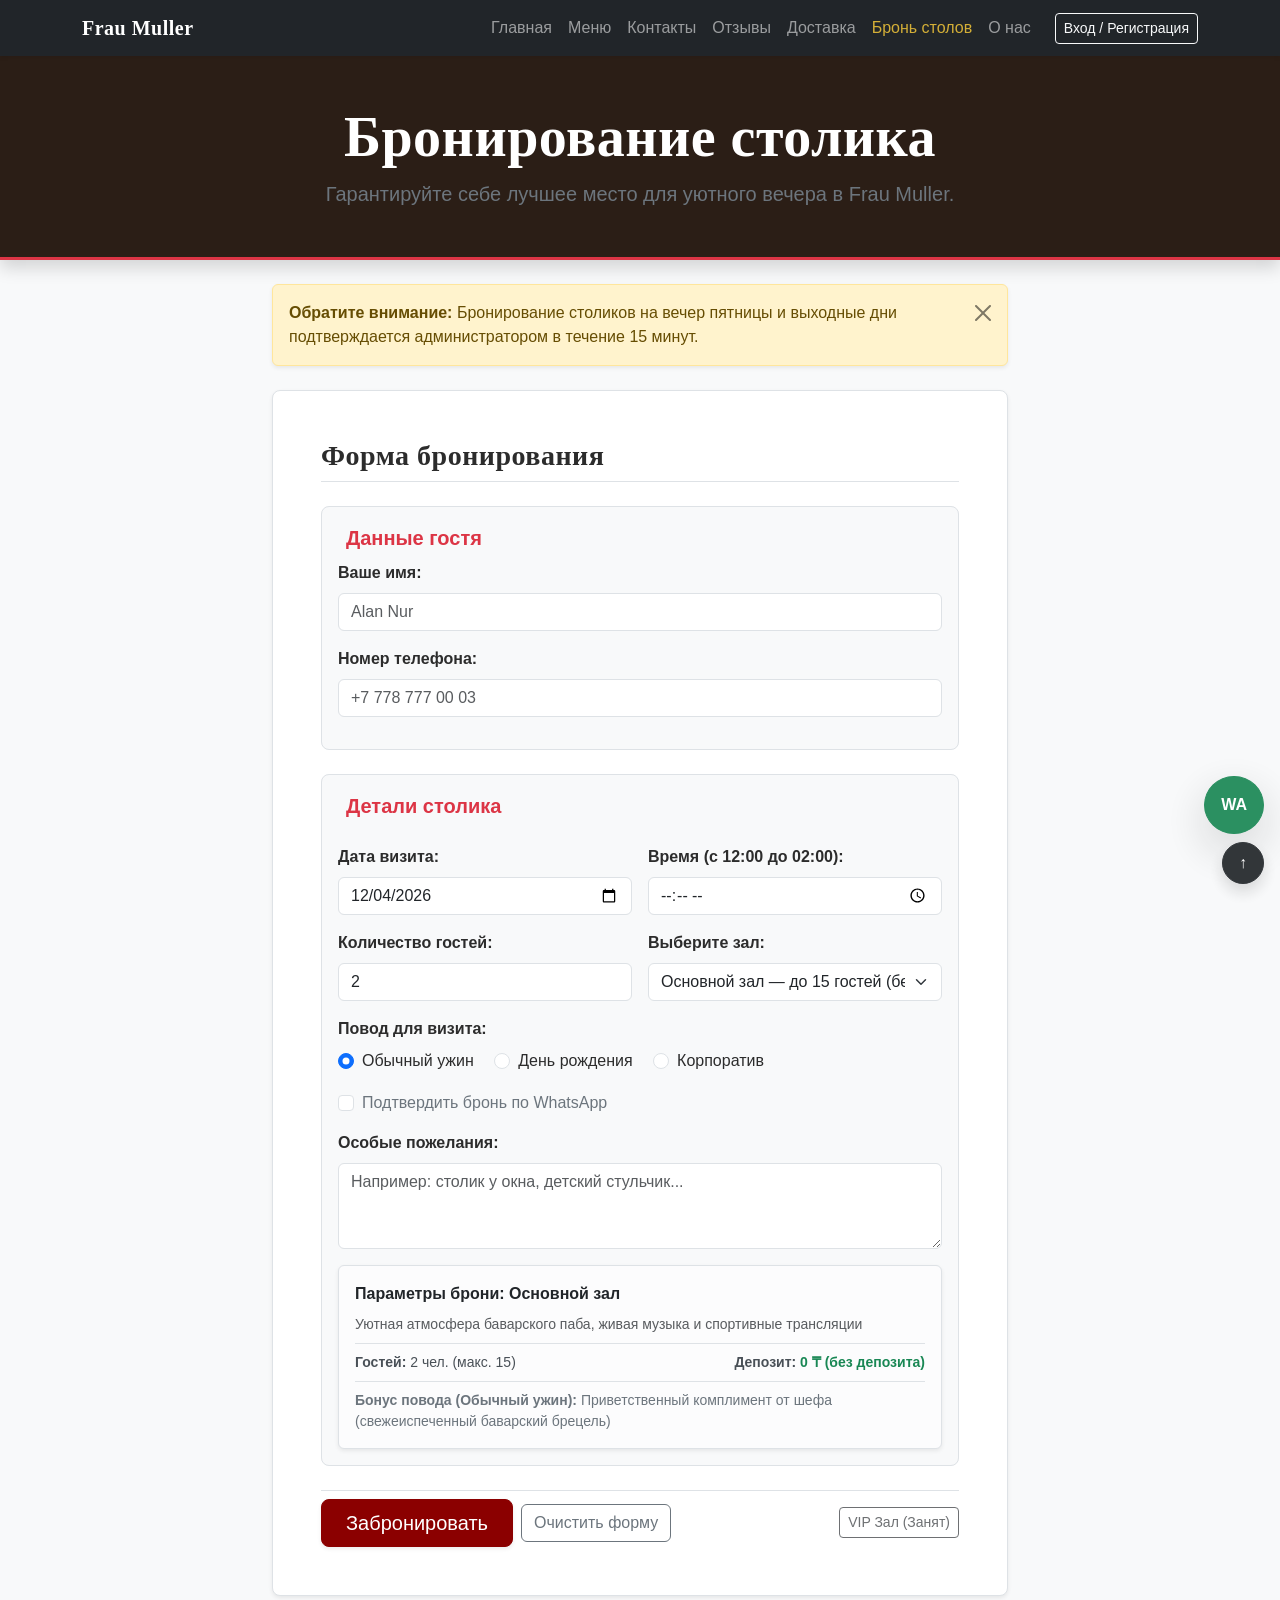
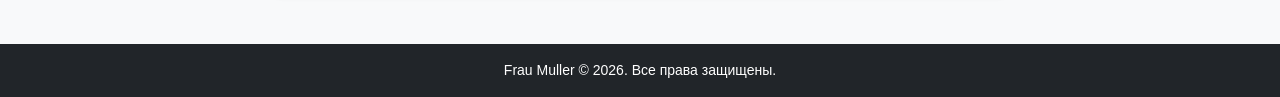
<file: reservation.html>
<!DOCTYPE html>
<html lang="ru">
<head>
    <!-- Bootstrap v5.3.3 -->
    <meta charset="UTF-8">
    <meta name="viewport" content="width=device-width, initial-scale=1.0">
    <meta name="description" content="Забронируйте столик в Frau Muller.">
    <meta name="author" content="Tileuke Mukhamedzhan">
    <title>Frau Muller | Бронирование</title>
    <!-- Подключение Bootstrap 5 CDN -->
    <link href="https://cdn.jsdelivr.net/npm/bootstrap@5.3.3/dist/css/bootstrap.min.css" rel="stylesheet">
    <!-- Собственные стили подключены после Bootstrap -->
    <link rel="stylesheet" href="css/base.css">
    <link rel="stylesheet" href="css/tileuke.css">
</head>
<body class="d-flex flex-column min-vh-100 bg-light">

    <!-- Адаптивная навигация с бургер-меню и кнопками авторизации -->
    <nav class="navbar navbar-expand-lg navbar-dark bg-dark shadow-sm">
        <div class="container">
            <a class="navbar-brand fw-bold" href="index.html">Frau Muller</a>
            <button class="navbar-toggler" type="button" data-bs-toggle="collapse" data-bs-target="#mainNav" aria-controls="mainNav" aria-expanded="false" aria-label="Переключить навигацию">
                <span class="navbar-toggler-icon"></span>
            </button>
            <div class="collapse navbar-collapse" id="mainNav">
                <ul class="navbar-nav ms-auto mb-2 mb-lg-0">
                    <li class="nav-item"><a class="nav-link" href="index.html">Главная</a></li>
                    <li class="nav-item"><a class="nav-link" href="menu.html">Меню</a></li>
                    <li class="nav-item"><a class="nav-link" href="contacts.html">Контакты</a></li>
                    <li class="nav-item"><a class="nav-link" href="feedback.html">Отзывы</a></li>
                    <li class="nav-item"><a class="nav-link" href="order.html">Доставка</a></li>
                    <li class="nav-item"><a class="nav-link active" href="reservation.html">Бронь столов</a></li>
                    <li class="nav-item"><a class="nav-link" href="about.html">О нас</a></li>
                </ul>

                <div class="d-flex align-items-center gap-2 ms-lg-3 mt-3 mt-lg-0">
                    <!-- Кнопка вызова модального окна -->
                    <button type="button" class="btn btn-outline-light btn-sm" id="login-btn" data-bs-toggle="modal" data-bs-target="#loginModal">
                        Вход / Регистрация
                    </button>

                    <!-- Состояние залогиненного пользователя (скрыто для JS) -->
                    <div class="dropdown is-hidden" id="user-profile-menu">
                        <button class="btn btn-outline-light btn-sm dropdown-toggle" type="button" data-bs-toggle="dropdown">
                            Профиль
                        </button>
                        <ul class="dropdown-menu dropdown-menu-end shadow-sm">
                            <li><a class="dropdown-item" href="order.html">Мои заказы</a></li>
                            <li><hr class="dropdown-divider"></li>
                            <li><a class="dropdown-item text-danger" href="index.html" id="logout-btn">Выйти</a></li>
                        </ul>
                    </div>
                </div>
            </div>
        </div>
    </nav>

    <header class="container-fluid bg-dark text-white text-center py-5 mb-4 shadow border-bottom border-danger border-3">
        <div class="container">
            <h1 class="display-4 fw-bold text-white">Бронирование столика</h1>
            <p class="lead text-secondary mb-0">Гарантируйте себе лучшее место для уютного вечера в Frau Muller.</p>
        </div>
    </header>

    <main class="container mb-5">
        <div class="row justify-content-center">
            <div class="col-12 col-lg-8">
                
                <!-- Bootstrap Component: Alert (Информационное уведомление)
                     Компонент взят из документации Bootstrap 5 и адаптирован для ресторанов:
                     добавлена кнопка закрытия и предупреждение о пиковых часах. -->
                <div class="alert alert-warning alert-dismissible fade show shadow-sm mb-4" role="alert">
                    <strong>Обратите внимание:</strong> Бронирование столиков на вечер пятницы и выходные дни подтверждается администратором в течение 15 минут.
                    <button type="button" class="btn-close" data-bs-dismiss="alert" aria-label="Закрыть"></button>
                </div>

                <section class="bg-white p-4 p-md-5 rounded-3 shadow-sm border">
                    <h2 class="h3 fw-bold mb-4 border-bottom pb-2">Форма бронирования</h2>
                    
                    <form action="#" method="post" id="booking-form" class="booking-form">
                        
                        <!-- Блок данных гостя -->
                        <fieldset class="border p-3 rounded-3 mb-4 bg-light">
                            <legend class="w-auto px-2 fs-5 fw-bold text-danger">Данные гостя</legend>
                            
                            <div class="mb-3">
                                <label for="fullName" class="form-label fw-semibold">Ваше имя:</label>
                                <input type="text" id="fullName" name="fullName" class="form-control" placeholder="Alan Nur" required>
                            </div>
                            
                            <div class="mb-3">
                                <label for="phoneNumber" class="form-label fw-semibold">Номер телефона:</label>
                                <input type="tel" id="phoneNumber" name="phoneNumber" class="form-control" placeholder="+7 778 777 00 03" required>
                            </div>
                        </fieldset>

                        <!-- Блок деталей бронирования с адаптивной сеткой -->
                        <fieldset class="border p-3 rounded-3 mb-4 bg-light">
                            <legend class="w-auto px-2 fs-5 fw-bold text-danger">Детали столика</legend>
                            
                            <!-- Вложенная сетка Bootstrap: 2 колонки на планшетах/ПК, 1 на мобилках -->
                            <div class="row g-3 mb-3">
                                <div class="col-12 col-md-6">
                                    <label for="resDate" class="form-label fw-semibold">Дата визита:</label>
                                    <input type="date" id="resDate" name="resDate" class="form-control" required>
                                </div>
                                
                                <div class="col-12 col-md-6">
                                    <label for="resTime" class="form-label fw-semibold">Время (с 12:00 до 02:00):</label>
                                    <input type="time" id="resTime" name="resTime" class="form-control" required>
                                </div>
                            </div>
                            
                            <div class="row g-3 mb-3">
                                <div class="col-12 col-md-6">
                                    <label for="guestCount" class="form-label fw-semibold">Количество гостей:</label>
                                    <input type="number" id="guestCount" name="guestCount" class="form-control" min="1" max="15" value="2" required>
                                </div>
                                
                                <div class="col-12 col-md-6">
                                    <label for="zone" class="form-label fw-semibold">Выберите зал:</label>
                                    <select id="zone" name="zone" class="form-select">
                                        <option value="main">Основной зал</option>
                                        <option value="terrace">Летняя терраса</option>
                                        <option value="vip">VIP кабина</option>
                                    </select>
                                </div>
                            </div>

                            <div class="mb-3">
                                <p class="form-label fw-semibold mb-2">Повод для визита:</p>
                                <div class="form-check form-check-inline">
                                    <input type="radio" id="occDinner" name="occasion" value="dinner" class="form-check-input" checked>
                                    <label for="occDinner" class="form-check-label">Обычный ужин</label>
                                </div>
                                <div class="form-check form-check-inline">
                                    <input type="radio" id="occBirthday" name="occasion" value="birthday" class="form-check-input">
                                    <label for="occBirthday" class="form-check-label">День рождения</label>
                                </div>
                                <div class="form-check form-check-inline">
                                    <input type="radio" id="occCorporate" name="occasion" value="corporate" class="form-check-input">
                                    <label for="occCorporate" class="form-check-label">Корпоратив</label>
                                </div>
                            </div>
                            
                            <div class="form-check mb-3">
                                <input type="checkbox" id="wantsNotification" name="wantsNotification" class="form-check-input">
                                <label for="wantsNotification" class="form-check-label text-secondary">Подтвердить бронь по WhatsApp</label>
                            </div>
                            
                            <div class="mb-2">
                                <label for="requests" class="form-label fw-semibold">Особые пожелания:</label>
                                <textarea id="requests" name="requests" rows="3" class="form-control" placeholder="Например: столик у окна, детский стульчик..."></textarea>
                            </div>
                        </fieldset>

                        <!-- Демонстрация 4 классов кнопок: размерная (.btn-lg, .btn-sm), контурная (.btn-outline-*), отключенная (disabled) -->
                        <div class="d-flex flex-wrap align-items-center gap-2 mt-4 pt-2 border-top">
                            <button type="submit" class="btn btn-danger btn-lg px-4 shadow-sm">Забронировать</button>
                            <button type="reset" class="btn btn-outline-secondary">Очистить форму</button>
                            <button type="button" class="btn btn-sm btn-outline-dark disabled ms-auto" disabled aria-disabled="true">VIP Зал (Занят)</button>
                        </div>

                    </form>

                    <!-- JS заполнит этот блок подтверждением брони или сообщением об ошибке -->
                    <div id="booking-confirmation" class="hidden mt-4"></div>

                </section>

            </div>
        </div>
    </main>

    <!-- Модальное окно -->
    <div class="modal fade" id="loginModal" tabindex="-1" aria-labelledby="loginModalLabel" aria-hidden="true">
        <div class="modal-dialog modal-dialog-centered">
            <div class="modal-content">
                <div class="modal-header bg-light">
                    <h5 class="modal-title fw-bold" id="loginModalLabel">Добро пожаловать</h5>
                    <button type="button" class="btn-close" data-bs-dismiss="modal" aria-label="Закрыть"></button>
                </div>
                <div class="modal-body">
                    <ul class="nav nav-tabs mb-3" id="authTabs" role="tablist">
                        <li class="nav-item" role="presentation">
                            <button class="nav-link active" data-bs-toggle="tab" data-bs-target="#loginPane" type="button" role="tab">Вход</button>
                        </li>
                        <li class="nav-item" role="presentation">
                            <button class="nav-link" data-bs-toggle="tab" data-bs-target="#registerPane" type="button" role="tab">Регистрация</button>
                        </li>
                    </ul>
                    <div class="tab-content" id="authTabsContent">
                        
                        <!-- Вкладка Входа -->
                        <div class="tab-pane fade show active" id="loginPane" role="tabpanel">
                            <!-- Добавлен ID и action -->
                            <form id="login-form" action="javascript:void(0);">
                                <div class="mb-3">
                                    <label class="form-label" for="login-email">Email адрес</label>
                                    <input type="email" class="form-control" id="login-email" required>
                                </div>
                                <div class="mb-3">
                                    <label class="form-label" for="login-password">Пароль</label>
                                    <input type="password" class="form-control" id="login-password" required>
                                </div>
                                <button type="submit" class="btn btn-danger w-100" id="login-submit-btn">Войти</button>
                            </form>
                            <!-- Подготовленный пустой контейнер для сообщений JS -->
                            <div id="login-message-container" class="mt-3 text-center"></div>
                        </div>
                        
                        <!-- Вкладка Регистрации -->
                        <div class="tab-pane fade" id="registerPane" role="tabpanel">
                            <!-- Добавлен ID и action -->
                            <form id="register-form" action="javascript:void(0);">
                                <div class="mb-3">
                                    <label class="form-label" for="register-name">Ваше имя</label>
                                    <input type="text" class="form-control" id="register-name" required>
                                </div>
                                <div class="mb-3">
                                    <label class="form-label" for="register-email">Email адрес</label>
                                    <input type="email" class="form-control" id="register-email" required>
                                </div>
                                <div class="mb-3">
                                    <label class="form-label" for="register-password">Придумайте пароль</label>
                                    <input type="password" class="form-control" id="register-password" required>
                                </div>
                                <button type="submit" class="btn btn-success w-100" id="register-submit-btn">Создать аккаунт</button>
                            </form>
                            <!-- Подготовленный пустой контейнер для сообщений JS -->
                            <div id="register-message-container" class="mt-3 text-center"></div>
                        </div>
                        
                    </div>
                </div>
            </div>
        </div>
    </div>

    <footer class="bg-dark text-white text-center py-3 mt-auto">
        <p class="mb-0 small">Frau Muller &copy; 2026. Все права защищены.</p>
    </footer>

    <!-- Bootstrap JS Bundle -->
    <script src="https://cdn.jsdelivr.net/npm/bootstrap@5.3.3/dist/js/bootstrap.bundle.min.js"></script>
    <!-- jQuery 3.7.1 Official CDN (Assignment 6 Migration) -->
    <script src="https://code.jquery.com/jquery-3.7.1.min.js"></script>
    <!-- Assignment 6 jQuery Scripts (Tileuke Mukhamedzhan) -->
    <script defer src="js/main.js"></script>
    <script defer src="js/reservation.js"></script>
</body>
</html>
</file>
<file: css/alan.css>
/* Pages: menu.html, contacts.html, feedback.html*/

.contact-card-custom {
    border: 2px solid green;
    background-color: #f9f9f9;
}

section.contact-card-custom {
    border: 2px solid rgb(194, 10, 0);
}

h2 + p{
font-style: italic;
color: #555;
}

.menu-title-custom {
color: #800000;
}
/* Подготовка UI для кнопок-фильтров */
.filter-btn {
    cursor: pointer;
    transition: color 0.2s ease-in-out;
}

.table-responsive {
    overflow-y: hidden;
}

.filter-btn:hover {
    color: #212529 !important; /* Наведение делает текст темным */
}

/* Классы состояний для JS (готовность к скриптам) */
.active-filter {
    color: #212529 !important;
    border-bottom: 2px solid #212529;
    padding-bottom: 0.25rem;
}

/* Классы состояний для JavaScript */
.is-hidden { display: none !important; }
.is-error { border-color: red !important; background-color: #ffe6e6; }
.is-success { border-color: green !important; background-color: #e6ffe6; }
</file>
<file: css/base.css>
/* 
 * Frau Muller — Base Stylesheet (Assignment 3 - Bootstrap Correction Layer)
 * Shared palette and typography across all pages.
 * 
 * 1. #F5F2EB (Light Parchment/Beige) - Main background
 * 2. rgba(43, 30, 22, 1) (Dark Wood) - Header and footer background
 * 3. #2C2C2C (Charcoal) - Main body text color
 * 4. DarkRed (Named Color) - Brand accent for badges, borders and primary actions
 * 5. #D4AF37 (Mustard/Gold) - Interactive hover states and highlights
 */

body {
    font-family: Arial, Helvetica, sans-serif;
    color: #2C2C2C;
    background-color: #F5F2EB;
}

/* Heading typography with traditional serif font stack */
h1, h2, h3, h4, h5, h6, .navbar-brand {
    font-family: Georgia, "Times New Roman", serif;
    font-weight: bold;
    letter-spacing: 0.5px;
}

/* Custom brand header styling */
header.container-fluid {
    background-color: rgba(43, 30, 22, 1) !important;
    border-bottom: 4px solid DarkRed;
}

/* Footer styling */
footer.container-fluid {
    background-color: rgba(43, 30, 22, 1) !important;
    border-top: 4px solid DarkRed;
}

/* Active navigation link and gold hover highlight */
.navbar-dark .navbar-nav .nav-link:hover,
.navbar-dark .navbar-nav .nav-link:focus,
.navbar-dark .navbar-nav .nav-link.active {
    color: #D4AF37 !important;
}

/* Brand button overrides */
.btn-danger {
    background-color: DarkRed;
    border-color: DarkRed;
}

.btn-danger:hover, .btn-danger:focus {
    background-color: #6e0000;
    border-color: #6e0000;
}

.btn-outline-danger {
    color: DarkRed;
    border-color: DarkRed;
}

.btn-outline-danger:hover {
    background-color: DarkRed;
    border-color: DarkRed;
    color: #FFFFFF;
}

/* 
 * Midterm Freeze: State classes prepared for JavaScript interaction
 * From next assignments onward, JavaScript will toggle these state classes.
 */
.hidden {
    display: none !important;
}

.selected {
    border: 2px solid DarkRed !important;
    background-color: rgba(139, 0, 0, 0.05) !important;
}

.is-invalid-custom,
.field-error {
    border-color: #dc3545 !important;
    background-color: #fff8f8;
}

.is-valid-custom,
.field-success {
    border-color: #198754 !important;
    background-color: #f6fff8;
}

.feedback-success {
    color: #198754;
    font-weight: 600;
    padding: 0.75rem 1rem;
    background-color: #d1e7dd;
    border: 1px solid #badbcc;
    border-radius: 0.375rem;
}

.feedback-error {
    color: #842029;
    font-weight: 600;
    padding: 0.75rem 1rem;
    background-color: #f8d7da;
    border: 1px solid #f5c2c7;
    border-radius: 0.375rem;
}
</file>
<file: css/tileuke.css>
/* 
 * Таблица стилей Тилеуке (Assignment 3 - Bootstrap Correction Layer)
 * Страницы: index.html, about.html, reservation.html
 * Bootstrap строит сетку и компоненты, этот файл только корректирует фирменные цвета и шрифты.
 */

/* Фирменный шрифт с засечками для заголовков ресто-паба */
h1, h2, h3, h4, h5, .navbar-brand {
    font-family: Georgia, "Times New Roman", serif;
}

/* Корректировка фирменного цвета DarkRed для кнопок и акцентов */
.btn-danger {
    background-color: DarkRed;
    border-color: DarkRed;
}

.btn-danger:hover, .btn-danger:focus {
    background-color: #6e0000;
    border-color: #6e0000;
}

.btn-outline-danger {
    color: DarkRed;
    border-color: DarkRed;
}

.btn-outline-danger:hover {
    background-color: DarkRed;
    border-color: DarkRed;
    color: #ffffff;
}

/* Фирменный золотой оттенок для активных ссылок и акцентов */
.navbar-dark .navbar-nav .nav-link.active,
.navbar-dark .navbar-nav .nav-link:hover {
    color: #D4AF37 !important;
}

/* Мягкий фон карточек в палитре пергамента */
.bg-light-custom {
    background-color: #F5F2EB;
}

/* Скрытие меню профиля до момента авторизации (согласовано с Аланом) */
.is-hidden {
    display: none !important;
}
</file>
<file: css/nurmuhammadjon.css>
/* 
 * Таблица стилей Нурмухаммаджона (Assignment 3 - Bootstrap Correction Layer)
 * Страницы: order.html, colophon.html
 * 
 * Вся сетка, отступы, карточки и компоненты построены на нативном Bootstrap 5.3.
 * Данный файл служит исключительно легким слоем коррекции (< 50 строк)
 * для поддержки фирменной палитры и шрифтов ресто-паба Frau Muller.
 */

/* 1. Фирменный шрифт с засечками для заголовков */
h1, h2, h3, h4, h5, h6, .navbar-brand {
    font-family: Georgia, "Times New Roman", serif;
}

/* 2. Корректировка фирменного цвета DarkRed для кнопок Bootstrap */
.btn-danger {
    background-color: DarkRed;
    border-color: DarkRed;
}

.btn-danger:hover, .btn-danger:focus {
    background-color: #6e0000;
    border-color: #6e0000;
}

.btn-outline-danger {
    color: DarkRed;
    border-color: DarkRed;
}

.btn-outline-danger:hover {
    background-color: DarkRed;
    border-color: DarkRed;
    color: #FFFFFF;
}

/* 3. Фирменное золотое свечение и акцент для активных ссылок */
.navbar-dark .navbar-nav .nav-link.active,
.navbar-dark .navbar-nav .nav-link:hover {
    color: #D4AF37 !important;
}

/* 4. Корректировка фокуса полей ввода под цветовую гамму заведения */
.form-control:focus,
.form-select:focus {
    border-color: DarkRed;
    box-shadow: 0 0 0 0.25rem rgba(139, 0, 0, 0.2);
}

.form-check-input:checked {
    background-color: DarkRed;
    border-color: DarkRed;
}

/* 5. Фиксированная плавающая кнопка быстрого заказа */
.fixed-order-btn {
    position: fixed;
    bottom: 25px;
    right: 25px;
    z-index: 1050;
    font-weight: bold;
    border: 2px solid #D4AF37;
    transition: transform 0.2s ease, background-color 0.2s ease;
}

.fixed-order-btn:hover {
    transform: translateY(-2px);
    background-color: #6e0000;
}
</file>
